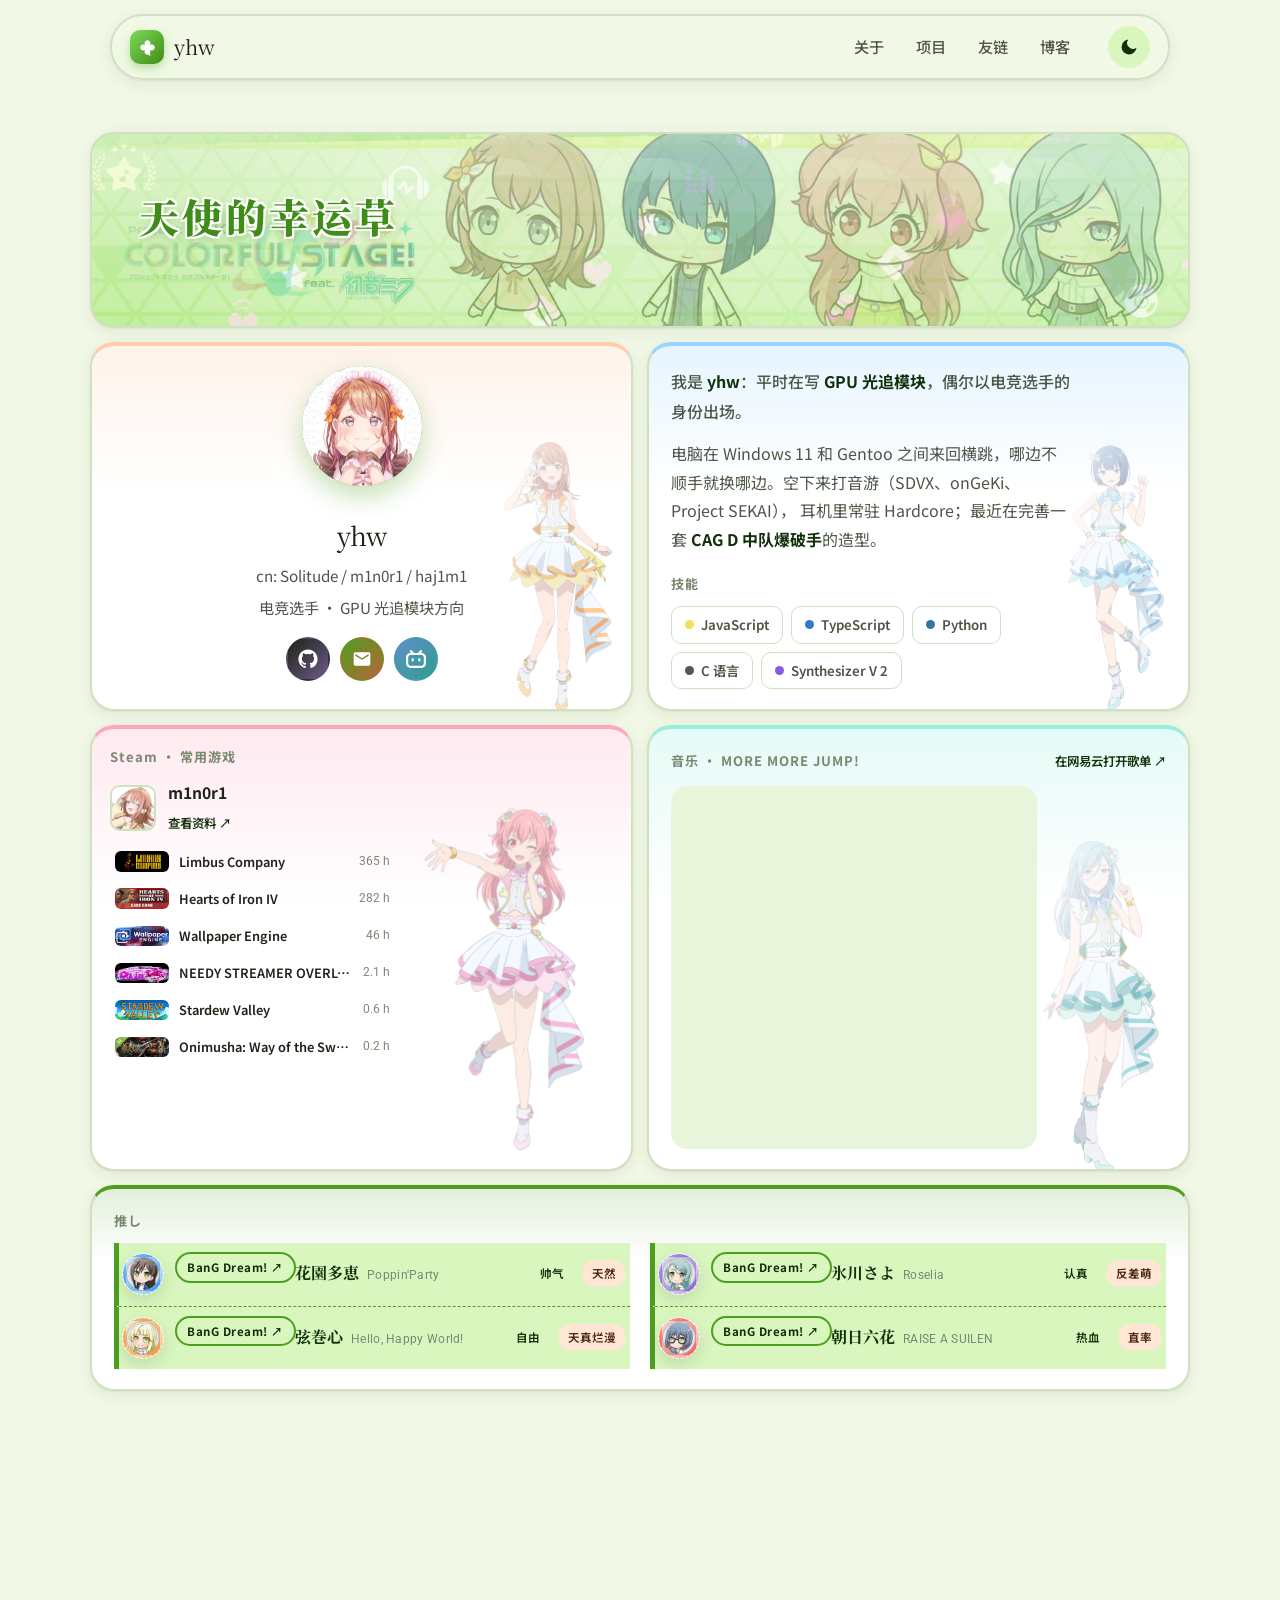
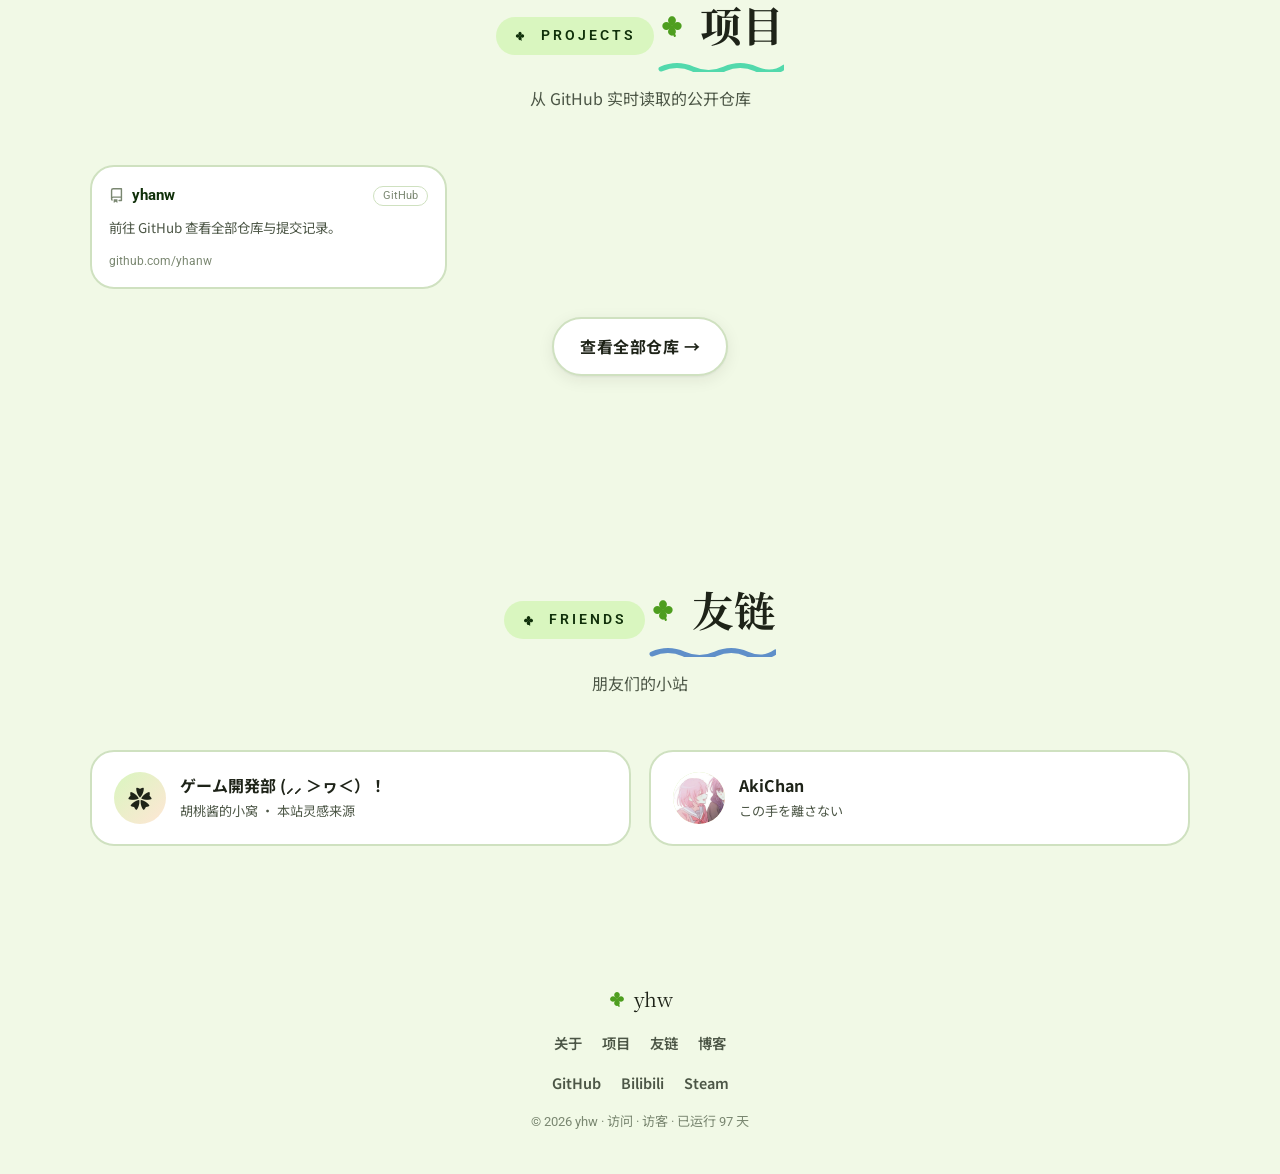
<file: index.html>
<!DOCTYPE html>
<html lang="zh-CN">
<head>
  <meta charset="UTF-8">
  <meta name="viewport" content="width=device-width, initial-scale=1.0">
  <title>yhw · 天使的幸运草</title>
  <meta name="description" content="yhw 的个人主页：电竞选手 · GPU 光追模块方向。">
  <meta property="og:title" content="yhw · 天使的幸运草">
  <meta property="og:description" content="电竞选手 · GPU 光追模块方向">
  <meta property="og:type" content="website">
  <meta property="og:url" content="https://yhanw.github.io/">
  <meta property="og:image" content="https://yhanw.github.io/assets/img/og.png">
  <link rel="apple-touch-icon" href="assets/img/apple-touch-icon.png">
  <link rel="icon" type="image/png" href="assets/img/favicon.png">
  <link rel="preconnect" href="https://fonts.googleapis.com">
  <link rel="preconnect" href="https://fonts.gstatic.com" crossorigin>
  <link href="https://fonts.googleapis.com/css2?family=Noto+Sans+SC:wght@400;500;700&family=Noto+Serif+SC:wght@600;700;900&family=Roboto:wght@400;500;700&display=swap" rel="stylesheet">
  <script>try{var t=localStorage.getItem('theme');if(!t)t=matchMedia('(prefers-color-scheme: dark)').matches?'dark':'light';if(t==='dark')document.documentElement.classList.add('dark');}catch(e){}</script>
  <meta name="theme-color" content="#F1F9E6">
  <link rel="stylesheet" href="css/style.css">
  <noscript><style>.reveal { opacity: 1; transform: none; } .skill-bar-fill, .attr-fill { width: var(--w, 0); } .gauge .arc { stroke-dashoffset: var(--off, 11.3); }</style></noscript>
</head>
<body>
  <a class="skip-link" href="#main">跳到主要内容</a>

  <!-- ============ 导航 ============ -->
  <header class="nav">
    <div class="nav-inner">
      <a class="nav-brand" href="#about" aria-label="yhw 首页">
        <span class="brand-mark" aria-hidden="true"><i class="clover-ico"></i></span>
        <span>yhw</span>
      </a>
      <nav class="nav-links" aria-label="主导航">
        <a href="#about">关于</a>
        <a href="#projects">项目</a>
        <a href="#friends">友链</a>
        <a href="blog/index.html">博客</a>
      </nav>
      <button class="theme-toggle" id="theme-toggle" aria-label="切换明暗模式" title="切换明暗模式">
        <svg class="icon-moon" viewBox="0 0 24 24" fill="currentColor" aria-hidden="true"><path d="M21 12.8A9 9 0 1 1 11.2 3a7 7 0 0 0 9.8 9.8z"/></svg>
        <svg class="icon-sun" viewBox="0 0 24 24" fill="currentColor" aria-hidden="true"><circle cx="12" cy="12" r="4.2"/><path d="M12 2v2.2M12 19.8V22M4.9 4.9l1.6 1.6M17.5 17.5l1.6 1.6M2 12h2.2M19.8 12H22M4.9 19.1l1.6-1.6M17.5 6.5l1.6-1.6"/></svg>
      </button>
      <button class="nav-burger" aria-label="打开菜单" aria-expanded="false">
        <span></span><span></span><span></span>
      </button>
    </div>
  </header>

  <main id="main">
    <!-- ============ 关于我 ============ -->
    <section class="section-block" id="about">
      <div class="container">
        <!-- ✏️ 开头：天使的幸运草（艺术字在左，MMJ 四人团照做透明蒙版在右，互不遮挡） -->
        <div class="site-open reveal">
          <h1 class="site-open-title" data-text="天使的幸运草">天使的幸运草</h1>
        </div>

        <div class="about-bento reveal">
            <div class="about-card about-avatar mmj-minori">
              <!-- ✏️ 可替换为你的照片 -->
              <div class="avatar-y" aria-hidden="true">y<img src="assets/img/avatar.png" alt="yhw 的头像" loading="lazy" onerror="this.remove()"></div>
              <div class="about-name">yhw</div>
              <div class="about-tagline">cn: Solitude / m1n0r1 / haj1m1</div>
              <div class="about-tagline">电竞选手 · GPU 光追模块方向</div>
              <div class="about-social">
                <a class="social-btn gh" href="https://github.com/yhanw" target="_blank" rel="noopener" aria-label="GitHub" title="GitHub">
                  <svg viewBox="0 0 24 24" width="20" height="20" fill="currentColor" aria-hidden="true"><path d="M12 .5C5.65.5.5 5.65.5 12c0 5.08 3.29 9.39 7.86 10.91.58.11.79-.25.79-.55v-2.17c-3.2.7-3.87-1.36-3.87-1.36-.52-1.33-1.28-1.68-1.28-1.68-1.04-.71.08-.7.08-.7 1.15.08 1.76 1.18 1.76 1.18 1.03 1.76 2.7 1.25 3.36.96.1-.75.4-1.25.72-1.54-2.55-.29-5.23-1.28-5.23-5.68 0-1.26.45-2.28 1.18-3.09-.12-.29-.51-1.46.11-3.05 0 0 .96-.31 3.15 1.18a10.9 10.9 0 0 1 5.74 0c2.19-1.49 3.15-1.18 3.15-1.18.62 1.59.23 2.76.11 3.05.74.81 1.18 1.83 1.18 3.09 0 4.41-2.69 5.38-5.25 5.67.41.35.77 1.05.77 2.12v3.14c0 .3.21.66.8.55A11.51 11.51 0 0 0 23.5 12C23.5 5.65 18.35.5 12 .5Z"/></svg>
                </a>
                <a class="social-btn mail" href="mailto:hanasato_minori@sina.com" aria-label="邮箱" title="hanasato_minori@sina.com">
                  <svg viewBox="0 0 24 24" width="20" height="20" fill="currentColor" aria-hidden="true"><path d="M20 4H4a2 2 0 0 0-2 2v12a2 2 0 0 0 2 2h16a2 2 0 0 0 2-2V6a2 2 0 0 0-2-2Zm0 4-8 5-8-5V6l8 5 8-5v2Z"/></svg>
                </a>
                <a class="social-btn bl" href="https://space.bilibili.com/1573860622" target="_blank" rel="noopener" aria-label="Bilibili" title="Bilibili">
                  <svg viewBox="0 0 24 24" width="20" height="20" fill="currentColor" aria-hidden="true"><path d="M17.813 4.653h.854c1.51.054 2.769.578 3.773 1.574 1.004.995 1.524 2.249 1.56 3.76v7.36c-.036 1.51-.556 2.769-1.56 3.773s-2.262 1.524-3.773 1.56H5.333c-1.51-.036-2.769-.556-3.773-1.56S.036 18.858 0 17.347v-7.36c.036-1.511.556-2.765 1.56-3.76 1.004-.996 2.262-1.52 3.773-1.574h.774l-1.174-1.12a1.234 1.234 0 0 1-.373-.906c0-.356.124-.658.373-.907l.027-.027c.267-.249.573-.373.92-.373.347 0 .653.124.92.373L9.653 4.44c.071.071.134.142.187.213h4.267a.836.836 0 0 1 .16-.213l2.853-2.747c.267-.249.573-.373.92-.373.347 0 .662.151.929.4.267.249.391.551.391.907 0 .355-.124.657-.373.906zM5.333 7.24c-.746.018-1.373.276-1.88.773-.506.498-.769 1.13-.786 1.894v7.52c.017.764.28 1.395.786 1.893.507.498 1.134.756 1.88.773h13.334c.746-.017 1.373-.275 1.88-.773.506-.498.769-1.129.786-1.893v-7.52c-.017-.765-.28-1.396-.786-1.894-.507-.497-1.134-.755-1.88-.773zM8 11.107c.373 0 .684.124.933.373.25.249.383.569.4.96v1.173c-.017.391-.15.711-.4.96-.249.25-.56.374-.933.374s-.684-.125-.933-.374c-.25-.249-.383-.569-.4-.96V12.44c0-.373.129-.689.386-.947.258-.257.574-.386.947-.386zm8 0c.373 0 .684.124.933.373.25.249.383.569.4.96v1.173c-.017.391-.15.711-.4.96-.249.25-.56.374-.933.374s-.684-.125-.933-.374c-.25-.249-.383-.569-.4-.96V12.44c.017-.391.15-.711.4-.96.249-.249.56-.373.933-.373Z"/></svg>
                </a>
              </div>
            </div>
            <div class="about-card about-body mmj-haruka">
              <p class="about-lead">
                我是 <span class="hl">yhw</span>：平时在写 <span class="hl">GPU 光追模块</span>，偶尔以电竞选手的身份出场。
              </p>
              <p>
                电脑在 Windows 11 和 Gentoo 之间来回横跳，哪边不顺手就换哪边。空下来打音游（SDVX、onGeKi、Project SEKAI），
                耳机里常驻 Hardcore；最近在完善一套 <span class="hl">CAG D 中队爆破手</span>的造型。
              </p>
            <div class="about-label">技能</div>
            <div class="skill-tiles" id="skills">
                <span class="skill-tile"><i class="dot" style="background:#f1e05a"></i>JavaScript</span>
                <span class="skill-tile"><i class="dot" style="background:#3178c6"></i>TypeScript</span>
                <span class="skill-tile"><i class="dot" style="background:#3572A5"></i>Python</span>
                <span class="skill-tile"><i class="dot" style="background:#555555"></i>C 语言</span>
                <span class="skill-tile"><i class="dot" style="background:#8A5BE1"></i>Synthesizer V 2</span>
            </div>
            </div>

          <div class="steam-card about-card">
          <div class="steam-main">
              <!-- ✏️ Steam 资料（公开个人资料快照） -->
              <div class="about-label">Steam · 常用游戏</div>
              <div class="steam-head">
                <img class="steam-avatar" src="assets/img/steam-avatar.jpg" alt="Steam 头像" loading="lazy" onerror="this.remove()">
                <div class="steam-meta">
                  <b>m1n0r1</b>
                  <a href="https://steamcommunity.com/id/Hanasato_Minor1/" target="_blank" rel="noopener">查看资料 ↗</a>
                </div>
              </div>
              <div class="steam-games">
                <a class="steam-game" href="https://steamcommunity.com/app/1973530" target="_blank" rel="noopener">
                  <img src="assets/img/steam/1973530.jpg" alt="Limbus Company" loading="lazy">
                  <span class="sg-name" title="Limbus Company">Limbus Company</span>
                  <span class="sg-hours">365 h</span>
                </a>
                <a class="steam-game" href="https://steamcommunity.com/app/394360" target="_blank" rel="noopener">
                  <img src="assets/img/steam/394360.jpg" alt="Hearts of Iron IV" loading="lazy">
                  <span class="sg-name" title="Hearts of Iron IV">Hearts of Iron IV</span>
                  <span class="sg-hours">282 h</span>
                </a>
                <a class="steam-game" href="https://steamcommunity.com/app/431960" target="_blank" rel="noopener">
                  <img src="assets/img/steam/431960.jpg" alt="Wallpaper Engine" loading="lazy">
                  <span class="sg-name" title="Wallpaper Engine">Wallpaper Engine</span>
                  <span class="sg-hours">46 h</span>
                </a>
                <a class="steam-game" href="https://steamcommunity.com/app/1451940" target="_blank" rel="noopener">
                  <img src="assets/img/steam/1451940.jpg" alt="NEEDY STREAMER OVERLOAD" loading="lazy">
                  <span class="sg-name" title="NEEDY STREAMER OVERLOAD">NEEDY STREAMER OVERLOAD</span>
                  <span class="sg-hours">2.1 h</span>
                </a>
                <a class="steam-game" href="https://steamcommunity.com/app/413150" target="_blank" rel="noopener">
                  <img src="assets/img/steam/413150.jpg" alt="Stardew Valley" loading="lazy">
                  <span class="sg-name" title="Stardew Valley">Stardew Valley</span>
                  <span class="sg-hours">0.6 h</span>
                </a>
                <a class="steam-game" href="https://steamcommunity.com/app/3974650" target="_blank" rel="noopener">
                  <img src="assets/img/steam/3974650.jpg" alt="Onimusha: Way of the Sword DEMO" loading="lazy">
                  <span class="sg-name" title="Onimusha: Way of the Sword DEMO">Onimusha: Way of the Sword DEMO</span>
                  <span class="sg-hours">0.2 h</span>
                </a>
              </div>
          </div>
          <div class="steam-art"><img src="assets/img/mmj/airi.png" alt="桃井愛莉" loading="lazy" onerror="this.remove()"></div>
        </div>
          <!-- ✏️ 网易云音乐外链播放器：替换 id 即可换歌单/歌曲（type=0 歌单，type=2 单曲） -->
          <div class="about-card about-music mmj-shizuku">
            <div class="music-head">
              <div class="about-label">音乐 · MORE MORE JUMP!</div>
              <a class="music-open" href="https://music.163.com/#/playlist?id=17830477544" target="_blank" rel="noopener">在网易云打开歌单 ↗</a>
            </div>
            <div class="music-player">
              <iframe id="music-frame" title="网易云音乐播放器" frameborder="no" loading="lazy"
                      src="https://music.163.com/outchain/player?type=0&id=17830477544&auto=0&height=550"></iframe>
            </div>
          </div>
          <div class="about-card about-oshi" id="oshi">
            <div class="about-label">推し</div>
            <div class="oshi-list">
                      <!-- ✏️ 推し列表 -->
                      <div class="oshi-row ip-bd reveal">
                        <span class="oshi-avatar oa-tae">🐱<img src="assets/img/oshi/tae.png" alt="花園多恵" loading="lazy" onerror="this.remove()"></span>
                        <div class="oshi-info">
                          <a class="oshi-ip ip-bd" href="https://zh.moegirl.org.cn/BanG_Dream!" target="_blank" rel="noopener" title="萌娘百科：BanG Dream!">BanG Dream! ↗</a>
                          <h3 class="oshi-name">花園多恵 <span class="oshi-sub font-latin">Poppin'Party</span></h3>
                        </div>
                        <div class="oshi-tags"><span>帅气</span><span>天然</span></div>
                        <div class="oshi-tip" role="tooltip">
                          <div class="tip-head">萌娘百科</div>
                          <div class="tip-name">花園多恵 <span class="font-latin">Hanazono Tae</span></div>
                          <p class="tip-desc">Poppin'Party 的吉他手，天然又我行我素，超级喜欢猫咪，自称「爱猫人士」。</p>
                          <a class="tip-link" href="https://zh.moegirl.org.cn/花园多惠" target="_blank" rel="noopener">萌娘百科 ↗</a>
                        </div>
                      </div>
            
                      <div class="oshi-row ip-bd reveal">
                        <span class="oshi-avatar oa-sayo">🌹<img src="assets/img/oshi/sayo.png" alt="氷川さよ" loading="lazy" onerror="this.remove()"></span>
                        <div class="oshi-info">
                          <a class="oshi-ip ip-bd" href="https://zh.moegirl.org.cn/BanG_Dream!" target="_blank" rel="noopener" title="萌娘百科：BanG Dream!">BanG Dream! ↗</a>
                          <h3 class="oshi-name">氷川さよ <span class="oshi-sub font-latin">Roselia</span></h3>
                        </div>
                        <div class="oshi-tags"><span>认真</span><span>反差萌</span></div>
                        <div class="oshi-tip" role="tooltip">
                          <div class="tip-head">萌娘百科</div>
                          <div class="tip-name">氷川さよ <span class="font-latin">Hikawa Sayo</span></div>
                          <p class="tip-desc">Roselia 的吉他手，认真严谨的努力型天才，其实非常在意妹妹日菜。</p>
                          <a class="tip-link" href="https://zh.moegirl.org.cn/冰川纱夜" target="_blank" rel="noopener">萌娘百科 ↗</a>
                        </div>
                      </div>
            
                      <div class="oshi-row ip-bd reveal">
                        <span class="oshi-avatar oa-kokoro">🎪<img src="assets/img/oshi/kokoro.png" alt="弦巻心" loading="lazy" onerror="this.remove()"></span>
                        <div class="oshi-info">
                          <a class="oshi-ip ip-bd" href="https://zh.moegirl.org.cn/BanG_Dream!" target="_blank" rel="noopener" title="萌娘百科：BanG Dream!">BanG Dream! ↗</a>
                          <h3 class="oshi-name">弦巻心 <span class="oshi-sub font-latin">Hello, Happy World!</span></h3>
                        </div>
                        <div class="oshi-tags"><span>自由</span><span>天真烂漫</span></div>
                        <div class="oshi-tip" role="tooltip">
                          <div class="tip-head">萌娘百科</div>
                          <div class="tip-name">弦巻心 <span class="font-latin">Tsurumaki Kokoro</span></div>
                          <p class="tip-desc">Hello, Happy World! 的主唱，天真烂漫的富家大小姐，目标是让世界充满笑容。</p>
                          <a class="tip-link" href="https://zh.moegirl.org.cn/弦卷心" target="_blank" rel="noopener">萌娘百科 ↗</a>
                        </div>
                      </div>
            
                      <div class="oshi-row ip-bd reveal">
                        <span class="oshi-avatar oa-rokka">🎸<img src="assets/img/oshi/rokka.png" alt="朝日六花" loading="lazy" onerror="this.remove()"></span>
                        <div class="oshi-info">
                          <a class="oshi-ip ip-bd" href="https://zh.moegirl.org.cn/BanG_Dream!" target="_blank" rel="noopener" title="萌娘百科：BanG Dream!">BanG Dream! ↗</a>
                          <h3 class="oshi-name">朝日六花 <span class="oshi-sub font-latin">RAISE A SUILEN</span></h3>
                        </div>
                        <div class="oshi-tags"><span>热血</span><span>直率</span></div>
                        <div class="oshi-tip" role="tooltip">
                          <div class="tip-head">萌娘百科</div>
                          <div class="tip-name">朝日六花 <span class="font-latin">Asahi Rokka</span></div>
                          <p class="tip-desc">RAISE A SUILEN 的吉他手，热血直率。</p>
                          <a class="tip-link" href="https://zh.moegirl.org.cn/朝日六花" target="_blank" rel="noopener">萌娘百科 ↗</a>
                        </div>
                      </div>
                    </div>
          </div>
        </div>
      </div>
    </section>


    <!-- ============ 项目 ============ -->
    <section class="section-block" id="projects">
      <div class="container">
        <div class="section-head reveal">
          <span class="eyebrow">PROJECTS</span>
          <h2 class="section-title">项目
            <svg viewBox="0 0 120 12" preserveAspectRatio="none" aria-hidden="true"><path d="M3 9 Q 18 2 33 9 T 63 9 T 93 9 T 120 7" fill="none" stroke="#52D9AC" stroke-width="5" stroke-linecap="round"/></svg>
          </h2>
          <p class="section-sub">从 GitHub 实时读取的公开仓库</p>
        </div>

        <!-- ✏️ 项目：GitHub Overview 风格小卡片（自动读取仓库） -->
        <div class="repo-grid reveal" id="repo-grid">
          <div class="repo-empty">正在读取 GitHub 仓库…</div>
        </div>
        <div class="projects-more reveal">
          <a class="btn btn-ghost" href="https://github.com/yhanw?tab=repositories" target="_blank" rel="noopener">查看全部仓库 →</a>
        </div>
      </div>
    </section>




  </main>

    <!-- ============ 友链 ============ -->
    <section class="section-block" id="friends">
      <div class="container">
        <div class="section-head reveal">
          <span class="eyebrow">FRIENDS</span>
          <h2 class="section-title">友链
            <svg viewBox="0 0 120 12" preserveAspectRatio="none" aria-hidden="true"><path d="M3 9 Q 18 2 33 9 T 63 9 T 93 9 T 120 7" fill="none" stroke="#5F8FC9" stroke-width="5" stroke-linecap="round"/></svg>
          </h2>
          <p class="section-sub">朋友们的小站</p>
        </div>

        <div class="friends-grid">
          <!-- ✏️ 友链：可继续添加 -->
          <a class="friend-card reveal" href="https://kirari.fun" target="_blank" rel="noopener" title="kirari.fun">
            <span class="friend-avatar">✿</span>
            <div><b>ゲーム開発部 (⸝⸝ ＞ヮ＜） ！</b><p>胡桃酱的小窝 · 本站灵感来源</p></div>
          </a>
          <a class="friend-card reveal" href="https://akich.io" target="_blank" rel="noopener" title="akich.io">
            <span class="friend-avatar"><img src="assets/img/friends/akich.webp" alt="AkiChan 的头像" loading="lazy" onerror="this.remove()"></span>
            <div><b>AkiChan</b><p>この手を離さない</p></div>
          </a>
        </div>
      </div>
    </section>
  <!-- ============ 页脚 ============ -->
  <footer class="footer">
    <div class="footer-brand font-display">yhw</div>
    <nav class="footer-links" aria-label="页脚导航">
      <a href="#about">关于</a>
      <a href="#projects">项目</a>
      <a href="#friends">友链</a>
      <a href="blog/index.html">博客</a>
    </nav>
    <div class="footer-social">
      <a href="https://github.com/yhanw" target="_blank" rel="noopener">GitHub</a>
      <a href="https://space.bilibili.com/1573860622" target="_blank" rel="noopener">Bilibili</a>
      <a href="https://steamcommunity.com/id/Hanasato_Minor1/" target="_blank" rel="noopener">Steam</a>
    </div>
    <p class="footer-copy">
      © <span data-year>2025</span> yhw <span class="bz-wrap">· 访问 <span id="busuanzi_value_site_pv"></span> · 访客 <span id="busuanzi_value_site_uv"></span></span> · 已运行 <span id="site-days"></span> 天
    </p>
  </footer>

  <button class="to-top" aria-label="返回顶部">↑</button>

  <script async src="https://busuanzi.ibruce.info/busuanzi/2.3/busuanzi.pure.mini.js"></script>
  <script src="js/main.js"></script>
</body>
</html>
</file>
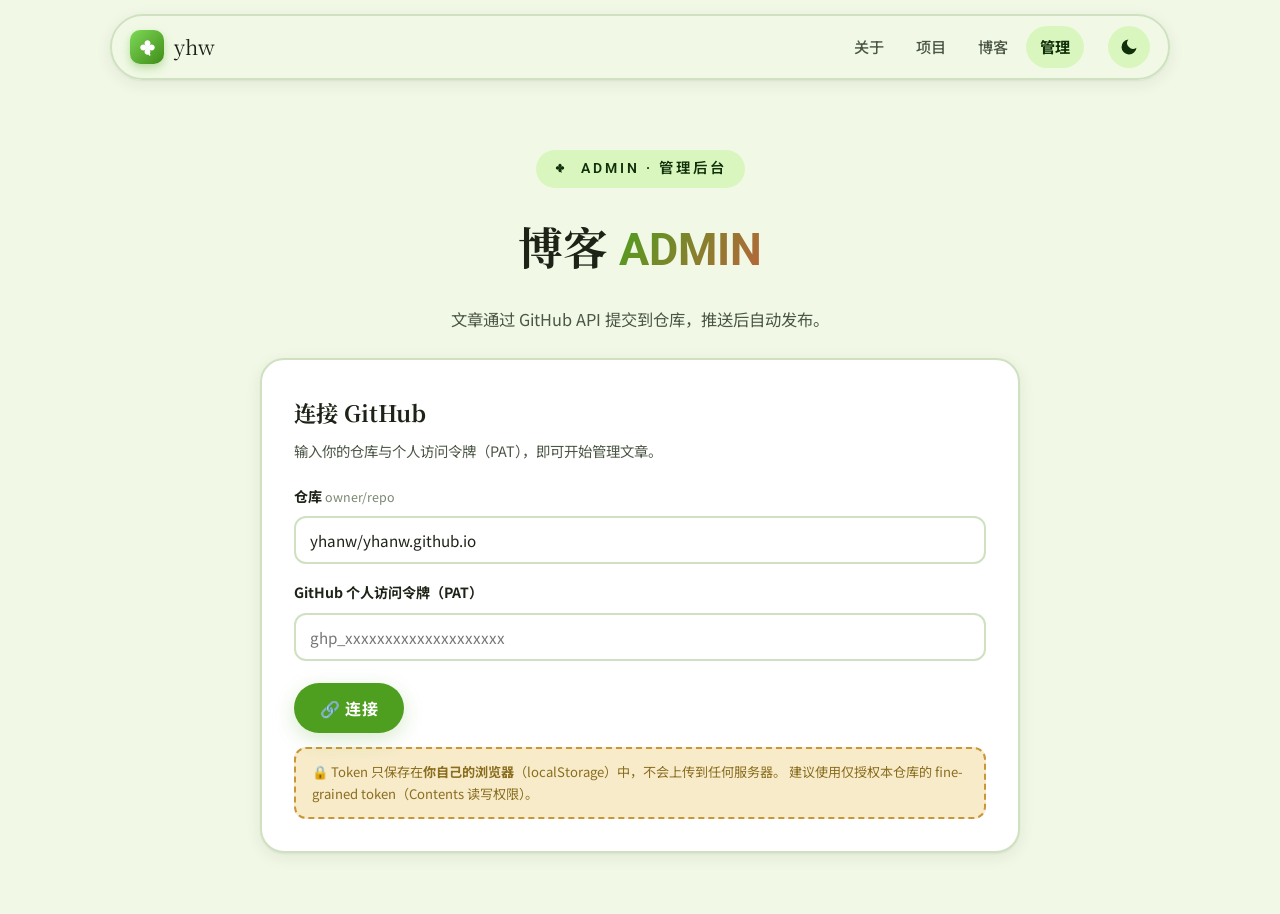
<file: admin/index.html>
<!DOCTYPE html>
<html lang="zh-CN">
<head>
  <meta charset="UTF-8">
  <meta name="viewport" content="width=device-width, initial-scale=1.0">
  <title>管理后台 · 天使的幸运草</title>
  <meta name="robots" content="noindex, nofollow">
  <link rel="apple-touch-icon" href="../assets/img/apple-touch-icon.png">
  <link rel="icon" type="image/png" href="../assets/img/favicon.png">
  <link rel="preconnect" href="https://fonts.googleapis.com">
  <link rel="preconnect" href="https://fonts.gstatic.com" crossorigin>
  <link href="https://fonts.googleapis.com/css2?family=Noto+Sans+SC:wght@400;500;700&family=Noto+Serif+SC:wght@600;700;900&family=Roboto:wght@400;500;700&display=swap" rel="stylesheet">
  <script>try{var t=localStorage.getItem('theme');if(!t)t=matchMedia('(prefers-color-scheme: dark)').matches?'dark':'light';if(t==='dark')document.documentElement.classList.add('dark');}catch(e){}</script>
  <meta name="theme-color" content="#F1F9E6">
  <link rel="stylesheet" href="../css/style.css">
</head>
<body>
  <a class="skip-link" href="#main">跳到主要内容</a>

  <!-- ============ 导航 ============ -->
  <header class="nav">
    <div class="nav-inner">
      <a class="nav-brand" href="../index.html#about" aria-label="返回 yhw 首页">
        <span class="brand-mark" aria-hidden="true"><i class="clover-ico"></i></span>
        <span>yhw</span>
      </a>
      <nav class="nav-links" aria-label="主导航">
        <a href="../index.html#about">关于</a>
        <a href="../index.html#projects">项目</a>
        <a href="../blog/index.html">博客</a>
        <a class="is-active" href="index.html">管理</a>
      </nav>
      <button class="theme-toggle" id="theme-toggle" aria-label="切换明暗模式" title="切换明暗模式">
        <svg class="icon-moon" viewBox="0 0 24 24" fill="currentColor" aria-hidden="true"><path d="M21 12.8A9 9 0 1 1 11.2 3a7 7 0 0 0 9.8 9.8z"/></svg>
        <svg class="icon-sun" viewBox="0 0 24 24" fill="currentColor" aria-hidden="true"><circle cx="12" cy="12" r="4.2"/><path d="M12 2v2.2M12 19.8V22M4.9 4.9l1.6 1.6M17.5 17.5l1.6 1.6M2 12h2.2M19.8 12H22M4.9 19.1l1.6-1.6M17.5 6.5l1.6-1.6"/></svg>
      </button>
      <button class="nav-burger" aria-label="打开菜单" aria-expanded="false">
        <span></span><span></span><span></span>
      </button>
    </div>
  </header>

  <main id="main">
    <div class="container">
      <div class="page-hero" style="padding-bottom:24px">
        <span class="eyebrow">Admin · 管理后台</span>
        <h1 class="page-title" style="font-size:clamp(2rem,5vw,2.8rem)">博客 <span class="grad font-latin">ADMIN</span></h1>
        <p class="page-sub">文章通过 GitHub API 提交到仓库，推送后自动发布。</p>
      </div>

      <div class="admin-wrap">
        <!-- ============ 登录 ============ -->
        <section class="admin-card" id="view-login">
          <h2>连接 GitHub</h2>
          <p class="sub">输入你的仓库与个人访问令牌（PAT），即可开始管理文章。</p>
          <div class="admin-error" id="login-error"></div>
          <div class="field">
            <label for="f-repo">仓库 <span class="hint">owner/repo</span></label>
            <input class="input" id="f-repo" placeholder="yhanw/yhanw.github.io" autocomplete="off">
          </div>
          <div class="field">
            <label for="f-token">GitHub 个人访问令牌（PAT）</label>
            <input class="input" id="f-token" type="password" placeholder="ghp_xxxxxxxxxxxxxxxxxxxx" autocomplete="off">
          </div>
          <div class="admin-actions">
            <button class="btn btn-primary" id="btn-connect">🔗 连接</button>
          </div>
          <div class="token-note">
            🔒 Token 只保存在<strong>你自己的浏览器</strong>（localStorage）中，不会上传到任何服务器。
            建议使用仅授权本仓库的 fine-grained token（Contents 读写权限）。
          </div>
        </section>

        <!-- ============ 文章列表 ============ -->
        <section class="admin-card" id="view-main" style="display:none">
          <div style="display:flex;justify-content:space-between;align-items:center;flex-wrap:wrap;gap:10px">
            <div>
              <h2>文章管理</h2>
              <p class="sub" id="repo-label" style="margin-bottom:0"></p>
            </div>
            <div class="admin-actions" style="margin-top:0">
              <button class="btn btn-primary" id="btn-new">✍️ 写新文章</button>
              <button class="btn btn-ghost" id="btn-logout">退出</button>
            </div>
          </div>
          <div class="admin-error" id="main-error"></div>
          <div class="admin-list" id="post-list">
            <div class="admin-loading">加载中…</div>
          </div>
        </section>

        <!-- ============ 编辑器 ============ -->
        <section class="admin-card" id="view-editor" style="display:none">
          <h2 id="editor-title">写新文章</h2>
          <p class="sub">正文支持 Markdown：标题、列表、引用、代码块、链接、图片等。</p>
          <div class="admin-error" id="edit-error"></div>
          <input type="hidden" id="f-orig-id">

          <div class="field-row">
            <div class="field">
              <label for="f-id">文章 ID（slug）<span class="hint">小写字母/数字/连字符</span></label>
              <input class="input" id="f-id" placeholder="my-first-post" autocomplete="off">
            </div>
            <div class="field">
              <label for="f-category">分类</label>
              <input class="input" id="f-category" placeholder="随笔 / 折腾 / 音游" autocomplete="off">
            </div>
          </div>

          <div class="field">
            <label for="f-title">标题</label>
            <input class="input" id="f-title" placeholder="文章的标题" autocomplete="off">
          </div>

          <div class="field-row">
            <div class="field">
              <label for="f-date">日期</label>
              <input class="input" id="f-date" type="date">
            </div>
            <div class="field">
              <label for="f-tags">标签 <span class="hint">用逗号分隔</span></label>
              <input class="input" id="f-tags" placeholder="博客, 日常" autocomplete="off">
            </div>
          </div>

          <div class="field">
            <label for="f-summary">摘要</label>
            <textarea class="textarea" id="f-summary" placeholder="列表页展示的一句话简介"></textarea>
          </div>

          <div class="field">
            <label for="f-body">正文（Markdown）</label>
            <textarea class="textarea textarea-lg" id="f-body" placeholder="# 标题&#10;&#10;正文内容…"></textarea>
          </div>

          <label class="check-row" style="margin-bottom:6px">
            <input type="checkbox" id="f-draft">
            存为草稿（不在博客页面展示）
          </label>

          <div class="editor-preview" id="preview"></div>

          <div class="admin-actions">
            <button class="btn btn-primary" id="btn-save">💾 保存并发布</button>
            <button class="btn btn-ghost" id="btn-preview">👁️ 预览</button>
            <button class="btn btn-ghost" id="btn-back">← 返回列表</button>
          </div>
        </section>
      </div>
    </div>
  </main>

  <div class="toast" id="toast" role="status"></div>

  <script src="../js/main.js"></script>
  <script src="../blog/blog.js"></script>
  <script src="admin.js"></script>
</body>
</html>
</file>
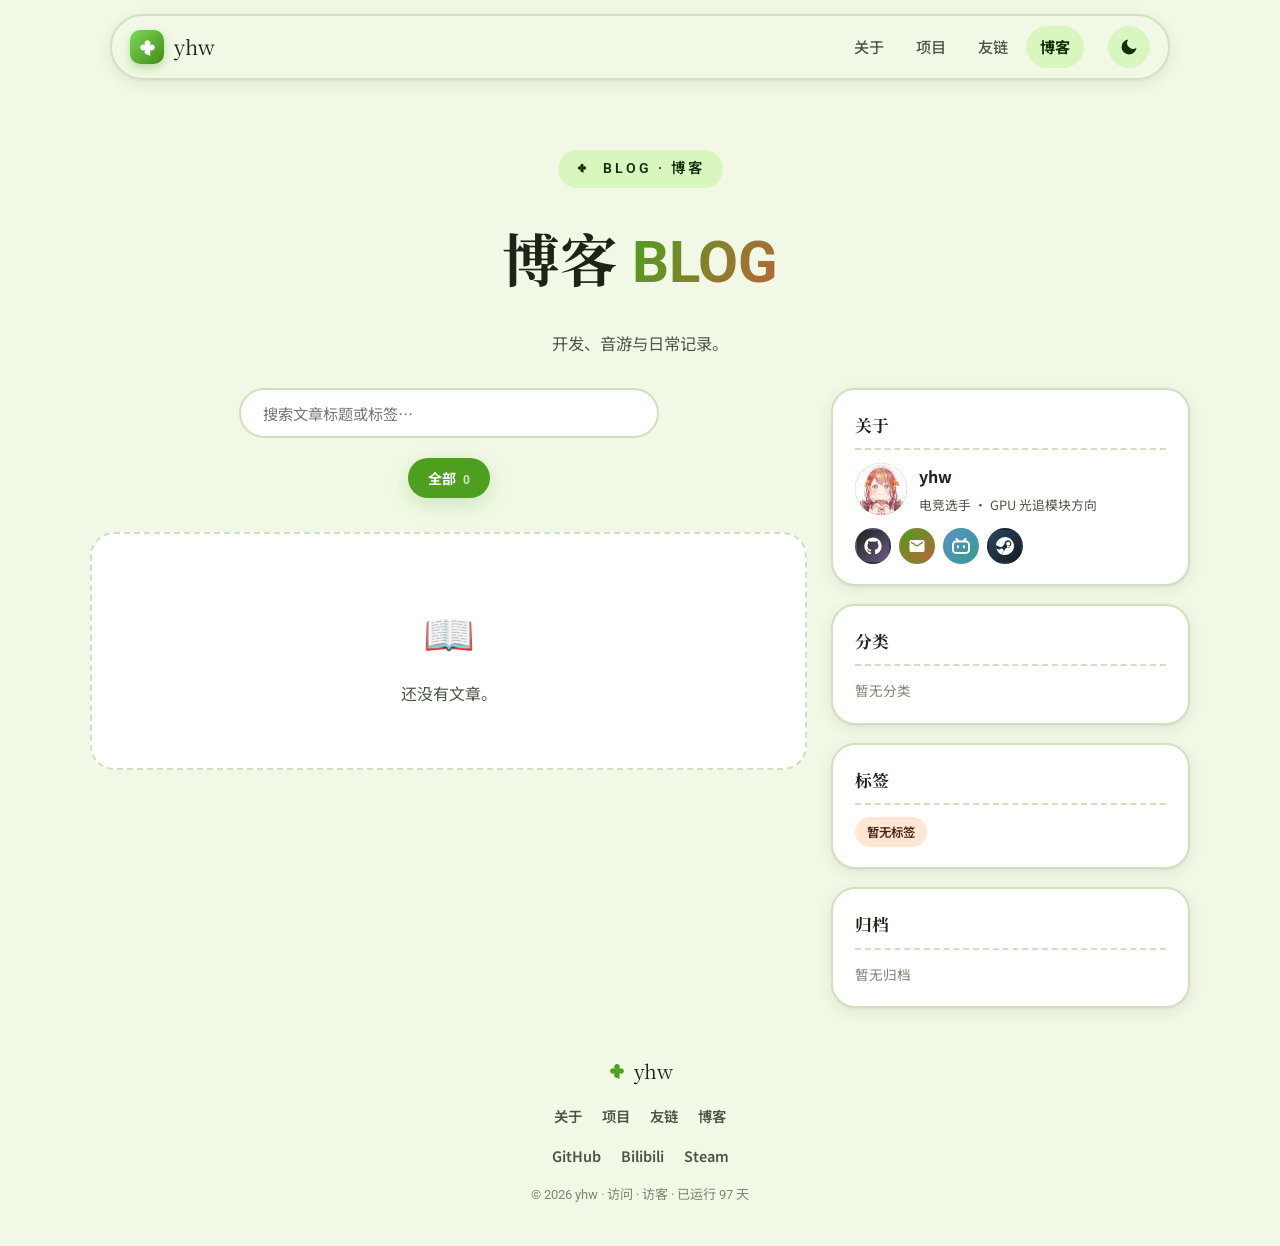
<file: blog/index.html>
<!DOCTYPE html>
<html lang="zh-CN">
<head>
  <meta charset="UTF-8">
  <meta name="viewport" content="width=device-width, initial-scale=1.0">
  <title>博客 · 天使的幸运草</title>
  <meta name="description" content="yhw 的博客：开发、音游与日常记录。">
  <link rel="alternate" type="application/rss+xml" title="yhw 的博客" href="feed.xml">
  <link rel="apple-touch-icon" href="../assets/img/apple-touch-icon.png">
  <link rel="icon" type="image/png" href="../assets/img/favicon.png">
  <link rel="preconnect" href="https://fonts.googleapis.com">
  <link rel="preconnect" href="https://fonts.gstatic.com" crossorigin>
  <link href="https://fonts.googleapis.com/css2?family=Noto+Sans+SC:wght@400;500;700&family=Noto+Serif+SC:wght@600;700;900&family=Roboto:wght@400;500;700&display=swap" rel="stylesheet">
  <script>try{var t=localStorage.getItem('theme');if(!t)t=matchMedia('(prefers-color-scheme: dark)').matches?'dark':'light';if(t==='dark')document.documentElement.classList.add('dark');}catch(e){}</script>
  <meta name="theme-color" content="#F1F9E6">
  <link rel="stylesheet" href="../css/style.css">
  <noscript><style>.reveal { opacity: 1; transform: none; }</style></noscript>
</head>
<body>
  <a class="skip-link" href="#main">跳到主要内容</a>

  <!-- ============ 导航 ============ -->
  <header class="nav">
    <div class="nav-inner">
      <a class="nav-brand" href="../index.html#about" aria-label="返回 yhw 首页">
        <span class="brand-mark" aria-hidden="true"><i class="clover-ico"></i></span>
        <span>yhw</span>
      </a>
      <nav class="nav-links" aria-label="主导航">
        <a href="../index.html#about">关于</a>
        <a href="../index.html#projects">项目</a>
        <a href="../index.html#friends">友链</a>
        <a class="is-active" href="index.html">博客</a>
      </nav>
      <button class="theme-toggle" id="theme-toggle" aria-label="切换明暗模式" title="切换明暗模式">
        <svg class="icon-moon" viewBox="0 0 24 24" fill="currentColor" aria-hidden="true"><path d="M21 12.8A9 9 0 1 1 11.2 3a7 7 0 0 0 9.8 9.8z"/></svg>
        <svg class="icon-sun" viewBox="0 0 24 24" fill="currentColor" aria-hidden="true"><circle cx="12" cy="12" r="4.2"/><path d="M12 2v2.2M12 19.8V22M4.9 4.9l1.6 1.6M17.5 17.5l1.6 1.6M2 12h2.2M19.8 12H22M4.9 19.1l1.6-1.6M17.5 6.5l1.6-1.6"/></svg>
      </button>
      <button class="nav-burger" aria-label="打开菜单" aria-expanded="false">
        <span></span><span></span><span></span>
      </button>
    </div>
  </header>

  <main id="main">
    <!-- ============ 页头 ============ -->
    <section class="page-hero">
      <div class="container">
        <span class="eyebrow">Blog · 博客</span>
        <h1 class="page-title">博客 <span class="grad font-latin">BLOG</span></h1>
        <p class="page-sub">开发、音游与日常记录。</p>
      </div>
    </section>

    <!-- ============ 内容区 ============ -->
    <div class="container">
      <div class="blog-layout">
        <div class="blog-main">
          <div class="blog-search reveal">
            <input class="input" id="blog-search" type="search" placeholder="搜索文章标题或标签…" aria-label="搜索文章">
          </div>
          <div class="cat-bar reveal" aria-label="文章分类筛选"></div>

          <div class="blog-grid reveal"></div>

          <div class="blog-empty reveal" style="display:none">
            <div class="big">📖</div>
            <p class="empty-msg"></p>
          </div>
        </div>

        <!-- ============ 侧边栏 ============ -->
        <aside class="blog-side">
          <div class="widget reveal">
            <div class="widget-title">关于</div>
            <div class="widget-about">
              <span class="widget-avatar" aria-hidden="true">y<img src="../assets/img/avatar.png" alt="yhw 的头像" loading="lazy" onerror="this.remove()"></span>
              <div>
                <b>yhw</b>
                <p>电竞选手 · GPU 光追模块方向</p>
              </div>
            </div>
            <div class="widget-social">
              <a class="social-btn gh" href="https://github.com/yhanw" target="_blank" rel="noopener" aria-label="GitHub" title="GitHub">
                <svg viewBox="0 0 24 24" width="18" height="18" fill="currentColor" aria-hidden="true"><path d="M12 .5C5.65.5.5 5.65.5 12c0 5.08 3.29 9.39 7.86 10.91.58.11.79-.25.79-.55v-2.17c-3.2.7-3.87-1.36-3.87-1.36-.52-1.33-1.28-1.68-1.28-1.68-1.04-.71.08-.7.08-.7 1.15.08 1.76 1.18 1.76 1.18 1.03 1.76 2.7 1.25 3.36.96.1-.75.4-1.25.72-1.54-2.55-.29-5.23-1.28-5.23-5.68 0-1.26.45-2.28 1.18-3.09-.12-.29-.51-1.46.11-3.05 0 0 .96-.31 3.15 1.18a10.9 10.9 0 0 1 5.74 0c2.19-1.49 3.15-1.18 3.15-1.18.62 1.59.23 2.76.11 3.05.74.81 1.18 1.83 1.18 3.09 0 4.41-2.69 5.38-5.25 5.67.41.35.77 1.05.77 2.12v3.14c0 .3.21.66.8.55A11.51 11.51 0 0 0 23.5 12C23.5 5.65 18.35.5 12 .5Z"/></svg>
              </a>
              <a class="social-btn mail" href="mailto:hanasato_minori@sina.com" aria-label="邮箱" title="hanasato_minori@sina.com">
                <svg viewBox="0 0 24 24" width="18" height="18" fill="currentColor" aria-hidden="true"><path d="M20 4H4a2 2 0 0 0-2 2v12a2 2 0 0 0 2 2h16a2 2 0 0 0 2-2V6a2 2 0 0 0-2-2Zm0 4-8 5-8-5V6l8 5 8-5v2Z"/></svg>
              </a>
              <a class="social-btn bl" href="https://space.bilibili.com/1573860622" target="_blank" rel="noopener" aria-label="Bilibili" title="Bilibili">
                <svg viewBox="0 0 24 24" width="18" height="18" fill="currentColor" aria-hidden="true"><path d="M17.813 4.653h.854c1.51.054 2.769.578 3.773 1.574 1.004.995 1.524 2.249 1.56 3.76v7.36c-.036 1.51-.556 2.769-1.56 3.773s-2.262 1.524-3.773 1.56H5.333c-1.51-.036-2.769-.556-3.773-1.56S.036 18.858 0 17.347v-7.36c.036-1.511.556-2.765 1.56-3.76 1.004-.996 2.262-1.52 3.773-1.574h.774l-1.174-1.12a1.234 1.234 0 0 1-.373-.906c0-.356.124-.658.373-.907l.027-.027c.267-.249.573-.373.92-.373.347 0 .653.124.92.373L9.653 4.44c.071.071.134.142.187.213h4.267a.836.836 0 0 1 .16-.213l2.853-2.747c.267-.249.573-.373.92-.373.347 0 .662.151.929.4.267.249.391.551.391.907 0 .355-.124.657-.373.906zM5.333 7.24c-.746.018-1.373.276-1.88.773-.506.498-.769 1.13-.786 1.894v7.52c.017.764.28 1.395.786 1.893.507.498 1.134.756 1.88.773h13.334c.746-.017 1.373-.275 1.88-.773.506-.498.769-1.129.786-1.893v-7.52c-.017-.765-.28-1.396-.786-1.894-.507-.497-1.134-.755-1.88-.773zM8 11.107c.373 0 .684.124.933.373.25.249.383.569.4.96v1.173c-.017.391-.15.711-.4.96-.249.25-.56.374-.933.374s-.684-.125-.933-.374c-.25-.249-.383-.569-.4-.96V12.44c0-.373.129-.689.386-.947.258-.257.574-.386.947-.386zm8 0c.373 0 .684.124.933.373.25.249.383.569.4.96v1.173c-.017.391-.15.711-.4.96-.249.25-.56.374-.933.374s-.684-.125-.933-.374c-.25-.249-.383-.569-.4-.96V12.44c.017-.391.15-.711.4-.96.249-.249.56-.373.933-.373Z"/></svg>
              </a>
              <a class="social-btn st" href="https://steamcommunity.com/id/Hanasato_Minor1/" target="_blank" rel="noopener" aria-label="Steam" title="Steam">
                <svg viewBox="0 0 24 24" width="18" height="18" fill="currentColor" aria-hidden="true"><path d="M11.979 0C5.678 0 .511 4.86.022 11.037l6.432 2.658c.545-.371 1.203-.59 1.912-.59.063 0 .125.004.188.006l2.861-4.142V8.91c0-2.495 2.028-4.524 4.524-4.524 2.494 0 4.524 2.031 4.524 4.527s-2.03 4.525-4.524 4.525h-.105l-4.076 2.911c0 .052.004.105.004.159 0 1.875-1.515 3.396-3.39 3.396-1.635 0-3.016-1.173-3.331-2.727L.436 15.27C1.862 20.307 6.486 24 11.979 24c6.627 0 12-5.373 12-12S18.605 0 11.979 0zM7.926 19.278c.9.42 1.53 1.26 1.53 2.25 0 .09-.006.18-.015.27-1.335-.12-2.37-1.245-2.37-2.595 0-.075.006-.15.015-.225.27.105.555.195.84.3zM16.35 11.73c1.485 0 2.685-1.2 2.685-2.685 0-1.485-1.2-2.685-2.685-2.685-1.485 0-2.685 1.2-2.685 2.685 0 1.485 1.2 2.685 2.685 2.685zm-9.075 3.675c-1.65 0-2.985 1.335-2.985 2.985 0 1.65 1.335 2.985 2.985 2.985s2.985-1.335 2.985-2.985-1.335-2.985-2.985-2.985zm9.075-1.125c-.862 0-1.56-.699-1.56-1.56s.698-1.56 1.56-1.56c.862 0 1.56.699 1.56 1.56s-.698 1.56-1.56 1.56zM7.926 17.67c-.84 0-1.53.69-1.53 1.53 0 .84.69 1.53 1.53 1.53s1.53-.69 1.53-1.53-.69-1.53-1.53-1.53z"/></svg>
              </a>
            </div>
          </div>

          <div class="widget reveal">
            <div class="widget-title">分类</div>
            <div class="widget-cats" id="widget-cats"></div>
          </div>

          <div class="widget reveal">
            <div class="widget-title">标签</div>
            <div class="widget-tags" id="widget-tags"></div>
          </div>

          <div class="widget reveal">
            <div class="widget-title">归档</div>
            <div class="widget-archives" id="widget-archives"></div>
          </div>
        </aside>
      </div>
    </div>
  </main>

  <!-- ============ 页脚 ============ -->
  <footer class="footer">
    <div class="footer-brand font-display">yhw</div>
    <nav class="footer-links" aria-label="页脚导航">
      <a href="../index.html#about">关于</a>
      <a href="../index.html#projects">项目</a>
      <a href="../index.html#friends">友链</a>
      <a href="index.html">博客</a>
    </nav>
    <div class="footer-social">
      <a href="https://github.com/yhanw" target="_blank" rel="noopener">GitHub</a>
      <a href="https://space.bilibili.com/1573860622" target="_blank" rel="noopener">Bilibili</a>
      <a href="https://steamcommunity.com/id/Hanasato_Minor1/" target="_blank" rel="noopener">Steam</a>
    </div>
    <p class="footer-copy">
      © <span data-year>2025</span> yhw <span class="bz-wrap">· 访问 <span id="busuanzi_value_site_pv"></span> · 访客 <span id="busuanzi_value_site_uv"></span></span> · 已运行 <span id="site-days"></span> 天
    </p>
  </footer>

  <button class="to-top" aria-label="返回顶部">↑</button>

  <script async src="https://busuanzi.ibruce.info/busuanzi/2.3/busuanzi.pure.mini.js"></script>
  <script src="../js/main.js"></script>
  <script src="blog.js"></script>
</body>
</html>
</file>
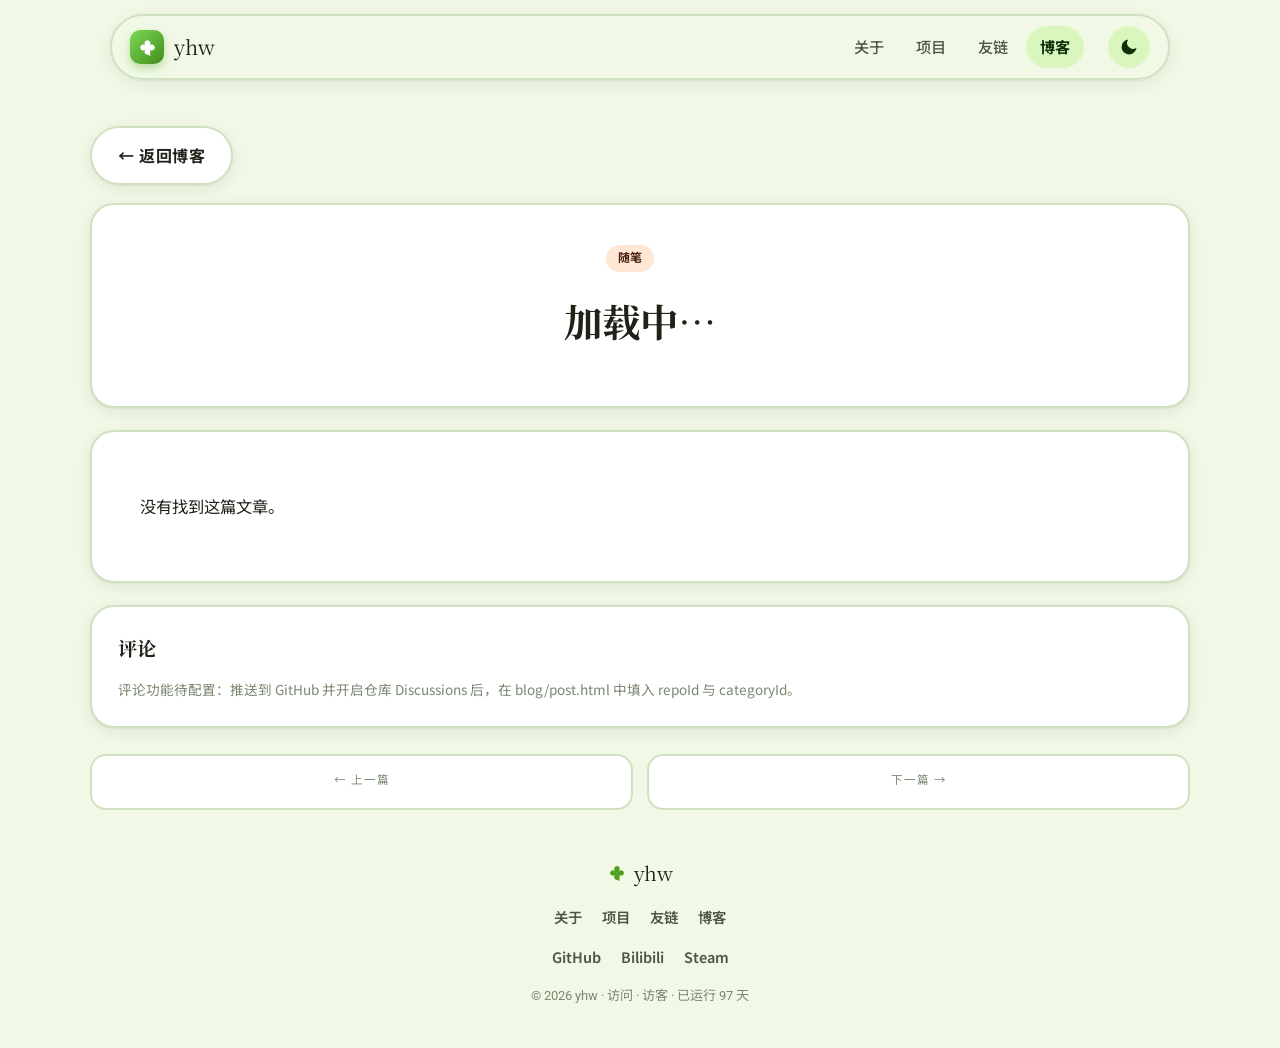
<file: blog/post.html>
<!DOCTYPE html>
<html lang="zh-CN">
<head>
  <meta charset="UTF-8">
  <meta name="viewport" content="width=device-width, initial-scale=1.0">
  <title>文章 · 天使的幸运草</title>
  <meta name="description" content="yhw 的博客文章。">
  <link rel="apple-touch-icon" href="../assets/img/apple-touch-icon.png">
  <link rel="icon" type="image/png" href="../assets/img/favicon.png">
  <link rel="preconnect" href="https://fonts.googleapis.com">
  <link rel="preconnect" href="https://fonts.gstatic.com" crossorigin>
  <link href="https://fonts.googleapis.com/css2?family=Noto+Sans+SC:wght@400;500;700&family=Noto+Serif+SC:wght@600;700;900&family=Roboto:wght@400;500;700&display=swap" rel="stylesheet">
  <script>try{var t=localStorage.getItem('theme');if(!t)t=matchMedia('(prefers-color-scheme: dark)').matches?'dark':'light';if(t==='dark')document.documentElement.classList.add('dark');}catch(e){}</script>
  <meta name="theme-color" content="#F1F9E6">
  <link rel="stylesheet" href="../css/style.css">
</head>
<body>
  <a class="skip-link" href="#main">跳到主要内容</a>

  <!-- ============ 导航 ============ -->
  <header class="nav">
    <div class="nav-inner">
      <a class="nav-brand" href="../index.html#about" aria-label="返回 yhw 首页">
        <span class="brand-mark" aria-hidden="true"><i class="clover-ico"></i></span>
        <span>yhw</span>
      </a>
      <nav class="nav-links" aria-label="主导航">
        <a href="../index.html#about">关于</a>
        <a href="../index.html#projects">项目</a>
        <a href="../index.html#friends">友链</a>
        <a class="is-active" href="index.html">博客</a>
      </nav>
      <button class="theme-toggle" id="theme-toggle" aria-label="切换明暗模式" title="切换明暗模式">
        <svg class="icon-moon" viewBox="0 0 24 24" fill="currentColor" aria-hidden="true"><path d="M21 12.8A9 9 0 1 1 11.2 3a7 7 0 0 0 9.8 9.8z"/></svg>
        <svg class="icon-sun" viewBox="0 0 24 24" fill="currentColor" aria-hidden="true"><circle cx="12" cy="12" r="4.2"/><path d="M12 2v2.2M12 19.8V22M4.9 4.9l1.6 1.6M17.5 17.5l1.6 1.6M2 12h2.2M19.8 12H22M4.9 19.1l1.6-1.6M17.5 6.5l1.6-1.6"/></svg>
      </button>
      <button class="nav-burger" aria-label="打开菜单" aria-expanded="false">
        <span></span><span></span><span></span>
      </button>
    </div>
  </header>

  <main id="main">
    <div class="container">
      <div style="padding-top:46px">
        <a class="btn btn-ghost" href="index.html" style="margin-bottom:18px">← 返回博客</a>
      </div>

      <!-- 文章头部 -->
      <article class="post-hero-card">
        <div class="post-meta" style="justify-content:center">
          <span class="post-cat post-hero-cat">随笔</span>
          <span class="post-hero-date font-latin"></span>
          <span class="post-hero-time font-latin"></span>
        </div>
        <h1 class="post-hero-title">加载中…</h1>
        <div class="post-hero-tags" style="display:flex;justify-content:center;gap:8px;flex-wrap:wrap"></div>
      </article>

      <!-- 目录 -->
      <div class="toc-card reveal" id="toc-box" style="display:none"></div>

      <!-- 文章正文 -->
      <article class="post-body" aria-live="polite"></article>

      <!-- 评论区（giscus） -->
      <section class="giscus-card" aria-labelledby="giscus-title">
        <h2 id="giscus-title" class="giscus-title">评论</h2>
        <div id="giscus-box">
          <p class="giscus-note">评论功能待配置：推送到 GitHub 并开启仓库 Discussions 后，在 blog/post.html 中填入 repoId 与 categoryId。</p>
        </div>
      </section>
      <script>
        var GISCUS = {
          repo: 'yhanw/yhanw.github.io',
          repoId: '',      /* ✏️ 填入仓库 ID（开启 Discussions 后获取） */
          category: 'Announcements',
          categoryId: '',  /* ✏️ 填入分类 ID */
          mapping: 'pathname'
        };
        if (GISCUS.repoId && GISCUS.categoryId) {
          var giscusBox = document.getElementById('giscus-box');
          giscusBox.innerHTML = '';
          var s = document.createElement('script');
          s.src = 'https://giscus.app/client.js';
          s.setAttribute('data-repo', GISCUS.repo);
          s.setAttribute('data-repo-id', GISCUS.repoId);
          s.setAttribute('data-category', GISCUS.category);
          s.setAttribute('data-category-id', GISCUS.categoryId);
          s.setAttribute('data-mapping', GISCUS.mapping);
          s.setAttribute('data-strict', '0');
          s.setAttribute('data-reactions-enabled', '1');
          s.setAttribute('data-emit-metadata', '0');
          s.setAttribute('data-input-position', 'bottom');
          s.setAttribute('data-theme', document.documentElement.classList.contains('dark') ? 'dark' : 'light');
          s.setAttribute('data-lang', 'zh-CN');
          s.setAttribute('crossorigin', 'anonymous');
          s.async = true;
          giscusBox.appendChild(s);
        }
      </script>

      <!-- 上一篇 / 下一篇 -->
      <nav class="post-nav" aria-label="文章导航">
        <a class="post-prev" href="#"><span class="label">← 上一篇</span><span class="nav-title"></span></a>
        <a class="post-next" href="#"><span class="label">下一篇 →</span><span class="nav-title"></span></a>
      </nav>
    </div>
  </main>

  <!-- ============ 页脚 ============ -->
  <footer class="footer">
    <div class="footer-brand font-display">yhw</div>
    <nav class="footer-links" aria-label="页脚导航">
      <a href="../index.html#about">关于</a>
      <a href="../index.html#projects">项目</a>
      <a href="../index.html#friends">友链</a>
      <a href="index.html">博客</a>
    </nav>
    <div class="footer-social">
      <a href="https://github.com/yhanw" target="_blank" rel="noopener">GitHub</a>
      <a href="https://space.bilibili.com/1573860622" target="_blank" rel="noopener">Bilibili</a>
      <a href="https://steamcommunity.com/id/Hanasato_Minor1/" target="_blank" rel="noopener">Steam</a>
    </div>
    <p class="footer-copy">
      © <span data-year>2025</span> yhw <span class="bz-wrap">· 访问 <span id="busuanzi_value_site_pv"></span> · 访客 <span id="busuanzi_value_site_uv"></span></span> · 已运行 <span id="site-days"></span> 天
    </p>
  </footer>

  <button class="to-top" aria-label="返回顶部">↑</button>

  <script async src="https://busuanzi.ibruce.info/busuanzi/2.3/busuanzi.pure.mini.js"></script>
  <script src="../js/main.js"></script>
  <script src="blog.js"></script>
</body>
</html>
</file>
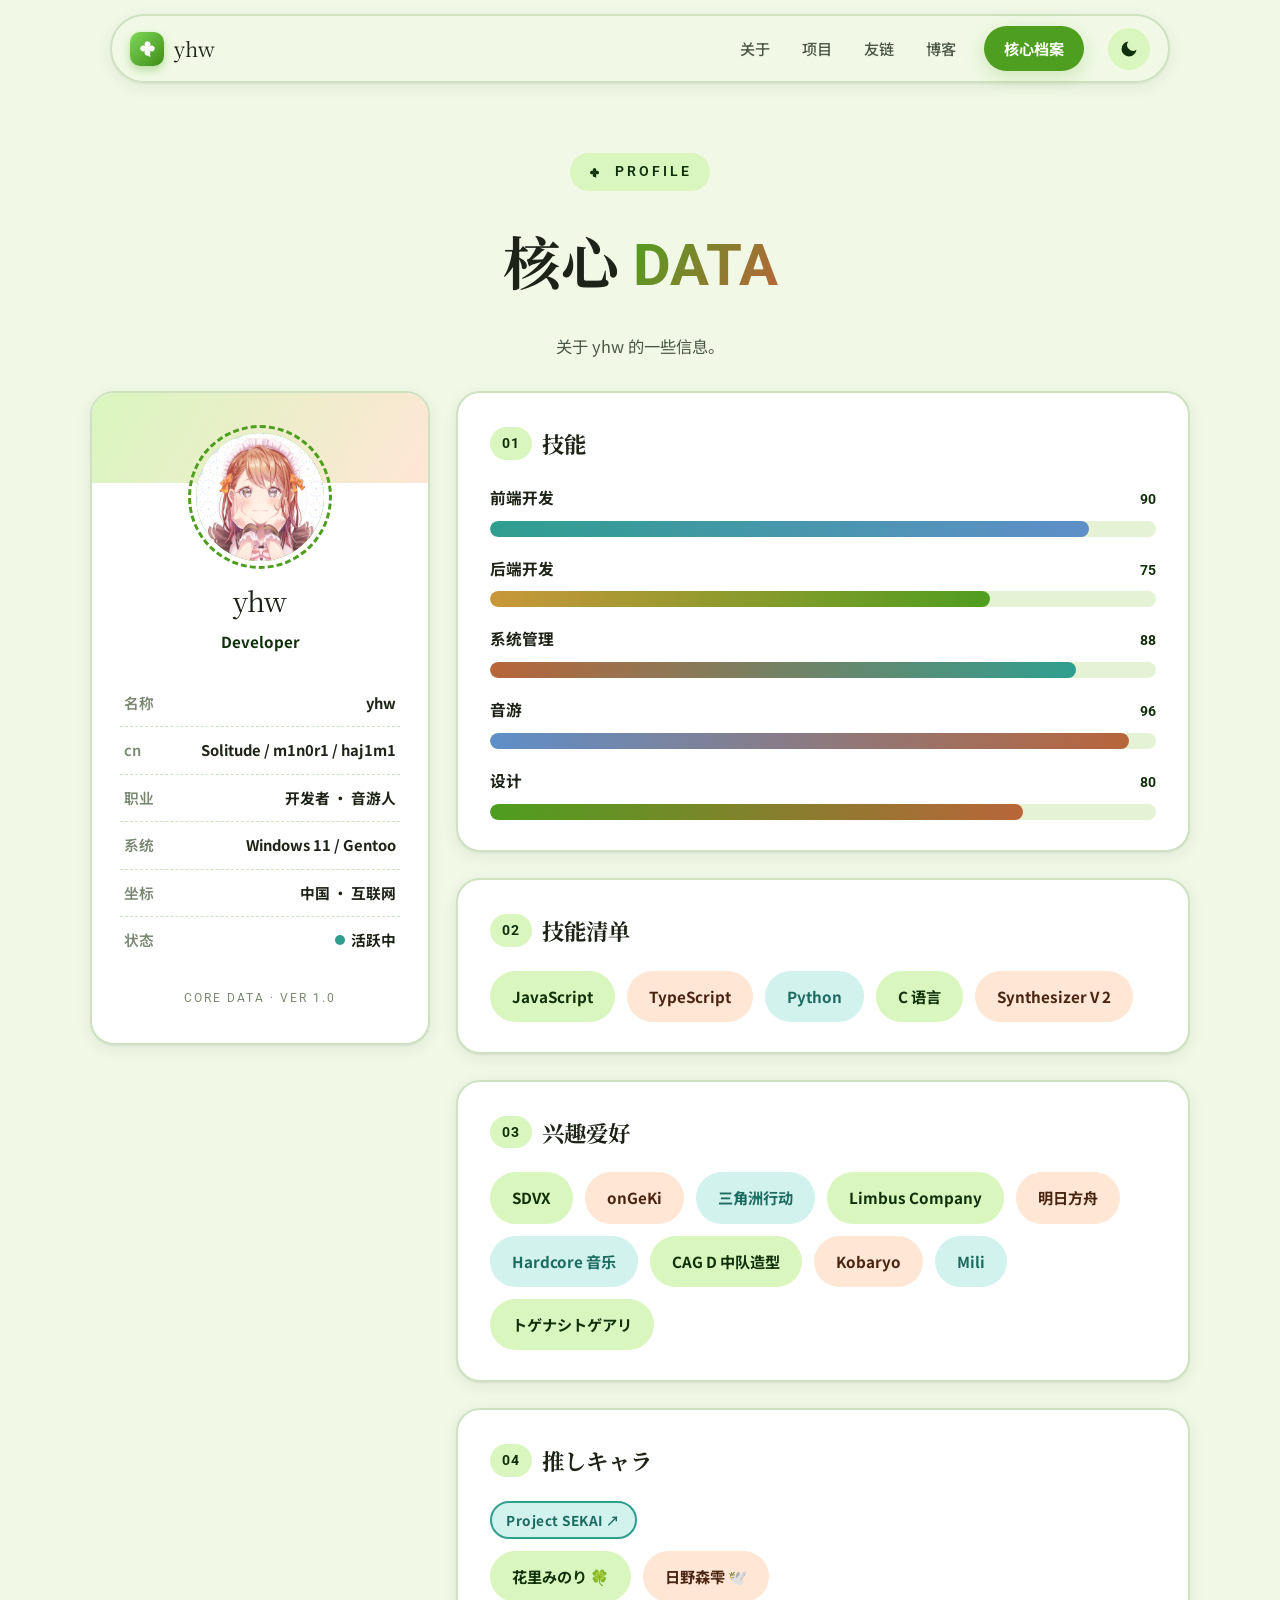
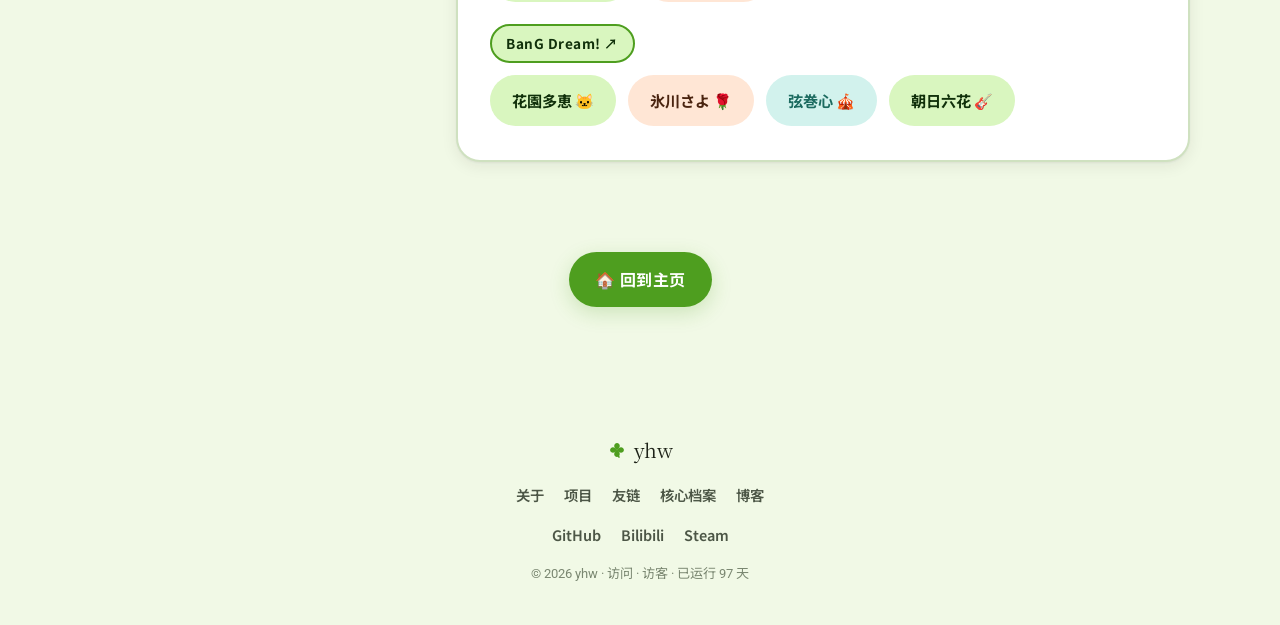
<file: aboutme/Core/CoreData.html>
<!DOCTYPE html>
<html lang="zh-CN">
<head>
  <meta charset="UTF-8">
  <meta name="viewport" content="width=device-width, initial-scale=1.0">
  <title>核心档案 · 天使的幸运草</title>
  <meta name="description" content="yhw 的核心档案。">
  <link rel="apple-touch-icon" href="../../assets/img/apple-touch-icon.png">
  <link rel="icon" type="image/png" href="../../assets/img/favicon.png">
  <link rel="preconnect" href="https://fonts.googleapis.com">
  <link rel="preconnect" href="https://fonts.gstatic.com" crossorigin>
  <link href="https://fonts.googleapis.com/css2?family=Noto+Sans+SC:wght@400;500;700&family=Noto+Serif+SC:wght@600;700;900&family=Roboto:wght@400;500;700&display=swap" rel="stylesheet">
  <script>try{var t=localStorage.getItem('theme');if(!t)t=matchMedia('(prefers-color-scheme: dark)').matches?'dark':'light';if(t==='dark')document.documentElement.classList.add('dark');}catch(e){}</script>
  <meta name="theme-color" content="#FFF8FA">
  <link rel="stylesheet" href="../../css/style.css">
  <noscript><style>.reveal { opacity: 1; transform: none; } .skill-bar-fill, .attr-fill { width: var(--w, 0); } .gauge .arc { stroke-dashoffset: var(--off, 11.3); }</style></noscript>
</head>
<body>
  <a class="skip-link" href="#main">跳到主要内容</a>

  <!-- ============ 导航 ============ -->
  <header class="nav">
    <div class="nav-inner">
      <a class="nav-brand" href="../../index.html#about" aria-label="返回 yhw 首页">
        <span class="brand-mark" aria-hidden="true"><i class="clover-ico"></i></span>
        <span>yhw</span>
      </a>
      <nav class="nav-links" aria-label="主导航">
        <a href="../../index.html#about">关于</a>
        <a href="../../index.html#projects">项目</a>
      <a href="../../index.html#friends">友链</a>
        <a href="../../blog/index.html">博客</a>
        <a class="nav-cta is-active" href="CoreData.html">核心档案</a>
      </nav>
      <button class="theme-toggle" id="theme-toggle" aria-label="切换明暗模式" title="切换明暗模式">
        <svg class="icon-moon" viewBox="0 0 24 24" fill="currentColor" aria-hidden="true"><path d="M21 12.8A9 9 0 1 1 11.2 3a7 7 0 0 0 9.8 9.8z"/></svg>
        <svg class="icon-sun" viewBox="0 0 24 24" fill="currentColor" aria-hidden="true"><circle cx="12" cy="12" r="4.2"/><path d="M12 2v2.2M12 19.8V22M4.9 4.9l1.6 1.6M17.5 17.5l1.6 1.6M2 12h2.2M19.8 12H22M4.9 19.1l1.6-1.6M17.5 6.5l1.6-1.6"/></svg>
      </button>
      <button class="nav-burger" aria-label="打开菜单" aria-expanded="false">
        <span></span><span></span><span></span>
      </button>
    </div>
  </header>

  <main id="main">
    <!-- ============ 档案标题 ============ -->
    <section class="page-hero">
      <div class="container">
        <span class="eyebrow">PROFILE</span>
        <h1 class="page-title">核心 <span class="grad font-latin">DATA</span></h1>
        <p class="page-sub">关于 yhw 的一些信息。</p>
      </div>
    </section>

    <div class="container">
      <div class="core-grid">
        <!-- ============ 档案卡 ============ -->
        <aside class="id-card reveal" aria-label="身份卡">
          <div class="id-avatar">
            <div class="ring" aria-hidden="true"></div>
            <div class="avatar-y" aria-hidden="true">y<img src="../../assets/img/avatar.png" alt="yhw 的头像" loading="lazy" onerror="this.remove()"></div>
          </div>
          <div class="id-name font-display">yhw</div>
          <div class="id-title">Developer</div>

          <!-- ✏️ 档案信息可自行修改 -->
          <div class="id-rows">
            <div class="id-row"><span class="k">名称</span><span class="v">yhw</span></div>
            <div class="id-row"><span class="k">cn</span><span class="v">Solitude / m1n0r1 / haj1m1</span></div>
            <div class="id-row"><span class="k">职业</span><span class="v">开发者 · 音游人</span></div>
            <div class="id-row"><span class="k">系统</span><span class="v">Windows 11 / Gentoo</span></div>
            <div class="id-row"><span class="k">坐标</span><span class="v">中国 · 互联网</span></div>
            <div class="id-row"><span class="k">状态</span><span class="v"><i class="pulse-dot"></i>活跃中</span></div>
          </div>
          <div class="id-foot font-latin">CORE DATA · VER 1.0</div>
        </aside>

        <!-- ============ 档案主体 ============ -->
        <div class="core-main">

          <!-- 属性面板 -->
          <section class="core-card reveal" aria-labelledby="attr-title">
            <h2 id="attr-title"><span class="num font-latin">01</span> 技能</h2>
            <div class="attr-row">
              <div class="attr-top"><span class="attr-name">前端开发</span><span class="attr-val font-latin">90</span></div>
              <div class="attr-bar"><div class="attr-fill" style="--w:90%"></div></div>
            </div>
            <div class="attr-row">
              <div class="attr-top"><span class="attr-name">后端开发</span><span class="attr-val font-latin">75</span></div>
              <div class="attr-bar"><div class="attr-fill" style="--w:75%"></div></div>
            </div>
            <div class="attr-row">
              <div class="attr-top"><span class="attr-name">系统管理</span><span class="attr-val font-latin">88</span></div>
              <div class="attr-bar"><div class="attr-fill" style="--w:88%"></div></div>
            </div>
            <div class="attr-row">
              <div class="attr-top"><span class="attr-name">音游</span><span class="attr-val font-latin">96</span></div>
              <div class="attr-bar"><div class="attr-fill" style="--w:96%"></div></div>
            </div>
            <div class="attr-row">
              <div class="attr-top"><span class="attr-name">设计</span><span class="attr-val font-latin">80</span></div>
              <div class="attr-bar"><div class="attr-fill" style="--w:80%"></div></div>
            </div>
          </section>

          <!-- 技能清单 -->
          <section class="core-card reveal" aria-labelledby="skills-title">
            <h2 id="skills-title"><span class="num font-latin">02</span> 技能清单</h2>
            <ul class="skill-chips">
              <li>JavaScript</li>
              <li>TypeScript</li>
              <li>Python</li>
              <li>C 语言</li>
              <li>Synthesizer V 2</li>
            </ul>
          </section>

          <!-- 兴趣爱好 -->
          <section class="core-card reveal" aria-labelledby="hobby-title">
            <h2 id="hobby-title"><span class="num font-latin">03</span> 兴趣爱好</h2>
            <ul class="skill-chips">
              <li>SDVX</li>
              <li>onGeKi</li>
              <li>三角洲行动</li>
              <li>Limbus Company</li>
              <li>明日方舟</li>
              <li>Hardcore 音乐</li>
              <li>CAG D 中队造型</li>
              <li class="has-link"><a href="https://music.163.com/#/artist?id=11977133" target="_blank" rel="noopener" title="网易云音乐 · Kobaryo">Kobaryo</a></li>
              <li class="has-link"><a href="https://music.163.com/#/artist?id=339594" target="_blank" rel="noopener" title="网易云音乐 · Mili">Mili</a></li>
              <li class="has-link"><a href="https://music.163.com/#/artist?id=57020536" target="_blank" rel="noopener" title="网易云音乐 · トゲナシトゲアリ">トゲナシトゲアリ</a></li>
            </ul>
          </section>

          <!-- 推し -->
          <section class="core-card reveal" aria-labelledby="oshi-title">
            <h2 id="oshi-title"><span class="num font-latin">04</span> 推しキャラ</h2>
            <div class="ip-group">
              <a class="oshi-group ip-pjsk" href="https://zh.moegirl.org.cn/世界计划_彩色舞台_feat._初音未来" target="_blank" rel="noopener" title="萌娘百科：世界计划 彩色舞台 feat. 初音未来">Project SEKAI ↗</a>
              <ul class="skill-chips oshi-chips">
                <li><a href="https://zh.moegirl.org.cn/花里实乃理" target="_blank" rel="noopener" title="萌娘百科 · 花里实乃理">花里みのり 🍀</a></li>
                <li><a href="https://zh.moegirl.org.cn/日野森雫" target="_blank" rel="noopener" title="萌娘百科 · 日野森雫">日野森雫 🕊️</a></li>
              </ul>
              <a class="oshi-group ip-bd" href="https://zh.moegirl.org.cn/BanG_Dream!" target="_blank" rel="noopener" title="萌娘百科：BanG Dream!">BanG Dream! ↗</a>
              <ul class="skill-chips oshi-chips">
                <li><a href="https://zh.moegirl.org.cn/花园多惠" target="_blank" rel="noopener" title="萌娘百科 · 花园多惠">花園多恵 🐱</a></li>
                <li><a href="https://zh.moegirl.org.cn/冰川纱夜" target="_blank" rel="noopener" title="萌娘百科 · 冰川纱夜">氷川さよ 🌹</a></li>
                <li><a href="https://zh.moegirl.org.cn/弦卷心" target="_blank" rel="noopener" title="萌娘百科 · 弦卷心">弦巻心 🎪</a></li>
                <li><a href="https://zh.moegirl.org.cn/朝日六花" target="_blank" rel="noopener" title="萌娘百科 · 朝日六花">朝日六花 🎸</a></li>
              </ul>
            </div>
          </section>
        </div>
      </div>
    </div>

    <!-- ============ 返回 ============ -->
    <div class="core-footer-links reveal">
      <a class="btn btn-primary" href="../../index.html">🏠 回到主页</a>
    </div>
  </main>

  <footer class="footer">
    <div class="footer-brand font-display">yhw</div>
    <nav class="footer-links" aria-label="页脚导航">
      <a href="../../index.html#about">关于</a>
      <a href="../../index.html#projects">项目</a>
      <a href="../../index.html#friends">友链</a>
      <a href="CoreData.html">核心档案</a>
      <a href="../../blog/index.html">博客</a>
    </nav>
    <div class="footer-social">
      <a href="https://github.com/yhanw" target="_blank" rel="noopener">GitHub</a>
      <a href="https://space.bilibili.com/1573860622" target="_blank" rel="noopener">Bilibili</a>
      <a href="https://steamcommunity.com/id/Hanasato_Minor1/" target="_blank" rel="noopener">Steam</a>
    </div>
    <p class="footer-copy">
      © <span data-year>2025</span> yhw <span class="bz-wrap">· 访问 <span id="busuanzi_value_site_pv"></span> · 访客 <span id="busuanzi_value_site_uv"></span></span> · 已运行 <span id="site-days"></span> 天
    </p>
  </footer>

  <button class="to-top" aria-label="返回顶部">↑</button>

  <script async src="https://busuanzi.ibruce.info/busuanzi/2.3/busuanzi.pure.mini.js"></script>
  <script src="../../js/main.js"></script>
</body>
</html>
</file>
<file: css/style.css>
/* ============================================================
   yhanw · 个人主页 — 样式
   ============================================================ */

/* ---------- 设计 token（Material Design 3 · Mizuki 粉紫风） ---------- */
:root {
  color-scheme: light;

  /* M3 色板（亮色）· 浅绿基底 */
  --cream: #F1F9E6;          /* surface：全站浅绿基底 */
  --card: #FFFFFF;           /* surface-container-lowest（卡片） */
  --card-2: #E9F5DA;         /* surface-container（面板衬底） */
  --pink: #4E9E1F;           /* primary：MORE MORE JUMP! 绿 */
  --on-primary: #FFFFFF;
  --pink-deep: #10300A;      /* on-primary-container */
  --pink-soft: #D9F6BF;      /* primary-container */
  --lilac: #B8653A;          /* secondary：みのり 杏色 */
  --lilac-deep: #4A2410;     /* on-secondary-container */
  --lilac-soft: #FFE6D5;     /* secondary-container */
  --mint: #2F9E8F;
  --mint-deep: #1C6B60;
  --mint-soft: #D2F2ED;
  --lemon: #C9973A;
  --lemon-deep: #8A641C;
  --lemon-soft: #F7EBC9;
  --sky: #5F8FC9;
  --sky-deep: #3A6294;
  --sky-soft: #DCECFB;
  --ink: #1E2318;            /* on-surface */
  --ink-soft: #4C5646;       /* on-surface-variant */
  --ink-faint: #7A8771;      /* outline */
  --line: #CFE1C0;           /* outline-variant */

  /* 表面辅助 */
  --nav-bg: rgba(241, 249, 230, 0.85);
  --card-shine: rgba(255, 255, 255, 0.9);
  --bar-bg: #E5F2D5;
  --dots: rgba(78, 158, 31, 0.09);
  --stage-shadow: rgba(58, 70, 46, 0.16);

  /* 字体（Mizuki：思源宋体标题 + 思源黑体正文） */
  --font-display: 'Noto Serif SC', 'Source Han Serif SC', 'Songti SC', serif;
  --font-body: 'Noto Sans SC', 'PingFang SC', 'Microsoft YaHei', sans-serif;
  --font-latin: 'Roboto', 'Noto Sans SC', sans-serif;

  /* M3 形状与阴影 */
  --r-lg: 24px;
  --r-md: 16px;
  --r-sm: 12px;
  --shadow-soft: 0 1px 2px rgba(32, 26, 30, 0.05), 0 4px 16px rgba(32, 26, 30, 0.08);
  --shadow-pink: 0 6px 20px rgba(78, 158, 31, 0.22);
  --shadow-mint: 0 6px 20px rgba(47, 158, 143, 0.20);
  --shadow-lilac: 0 6px 20px rgba(184, 101, 58, 0.20);

  --nav-h: 68px;
  --container: 1100px;
}

/* 深色模式（Material You 夜间色板） */
html.dark {
  color-scheme: dark;

  --cream: #141A11;
  --card: #1C2318;
  --card-2: #232C1D;
  --pink: #A8E07A;
  --on-primary: #143307;
  --pink-deep: #D9F6BF;
  --pink-soft: #35661B;
  --lilac: #F0B994;
  --lilac-deep: #FFE6D5;
  --lilac-soft: #5A3A26;
  --mint: #7FD8CB;
  --mint-deep: #D2F2ED;
  --mint-soft: #1F4A44;
  --lemon: #E3C26B;
  --lemon-deep: #F7EBC9;
  --lemon-soft: #4A3F1E;
  --sky: #9CC7F0;
  --sky-deep: #DCECFB;
  --sky-soft: #33465E;
  --ink: #EEF4E7;
  --ink-soft: #CBD8C2;
  --ink-faint: #94A288;
  --line: #45523B;

  --nav-bg: rgba(28, 35, 24, 0.85);
  --card-shine: rgba(255, 255, 255, 0.04);
  --bar-bg: #2C3824;
  --dots: rgba(169, 199, 255, 0.07);
  --stage-shadow: rgba(0, 0, 0, 0.5);

  --shadow-soft: 0 1px 2px rgba(0, 0, 0, 0.35), 0 6px 20px rgba(0, 0, 0, 0.4);
  --shadow-pink: 0 6px 20px rgba(0, 0, 0, 0.45);
  --shadow-mint: 0 6px 20px rgba(0, 0, 0, 0.45);
  --shadow-lilac: 0 6px 20px rgba(0, 0, 0, 0.45);
}

/* ---------- 基础 ---------- */
* { margin: 0; padding: 0; box-sizing: border-box; }

html { scroll-behavior: smooth; scroll-padding-top: calc(var(--nav-h) + 16px); }

body {
  font-family: var(--font-body);
  color: var(--ink);
  background: var(--cream);
  min-height: 100vh;
  overflow-x: hidden;
  line-height: 1.8;
  transition: color .3s ease;
}

img, svg { display: block; max-width: 100%; }
a { color: inherit; text-decoration: none; }
ul { list-style: none; }

::selection { background: var(--pink); color: var(--on-primary); }

:focus-visible {
  outline: 3px dashed var(--pink-deep);
  outline-offset: 3px;
  border-radius: 6px;
}

.skip-link {
  position: absolute;
  left: -999px;
  top: 8px;
  background: var(--ink);
  color: var(--cream);
  padding: 8px 16px;
  border-radius: 999px;
  z-index: 999;
}
.skip-link:focus { left: 8px; }

.container {
  width: min(var(--container), 92vw);
  margin-inline: auto;
  position: relative;
  z-index: 1;
}

/* ---------- 字体类 ---------- */
.font-display { font-family: var(--font-display); }
.font-latin { font-family: var(--font-latin); }

/* ============================================================
   统一图标：官方 MORE MORE JUMP!（unite02）团队 logo
   原四叶草图标全部改用该 logo 作为蒙版（--clover-url 变量名保留）
   ============================================================ */
:root {
  --clover-url: url("data:image/svg+xml,%3Csvg%20xmlns%3D%27http%3A%2F%2Fwww.w3.org%2F2000%2Fsvg%27%20viewBox%3D%270%200%2024%2024%27%3E%3Cg%20fill%3D%27%23000%27%3E%3Cpath%20d%3D%27M12%2012C8.9%2010.2%207.7%206.9%209.5%204.9%2010.9%203.3%2013.1%203.3%2014.5%204.9%2016.3%206.9%2015.1%2010.2%2012%2012Z%27%2F%3E%3Cpath%20d%3D%27M12%2012C8.9%2010.2%207.7%206.9%209.5%204.9%2010.9%203.3%2013.1%203.3%2014.5%204.9%2016.3%206.9%2015.1%2010.2%2012%2012Z%27%20transform%3D%27rotate%2890%2012%2012%29%27%2F%3E%3Cpath%20d%3D%27M12%2012C8.9%2010.2%207.7%206.9%209.5%204.9%2010.9%203.3%2013.1%203.3%2014.5%204.9%2016.3%206.9%2015.1%2010.2%2012%2012Z%27%20transform%3D%27rotate%28180%2012%2012%29%27%2F%3E%3Cpath%20d%3D%27M12%2012C8.9%2010.2%207.7%206.9%209.5%204.9%2010.9%203.3%2013.1%203.3%2014.5%204.9%2016.3%206.9%2015.1%2010.2%2012%2012Z%27%20transform%3D%27rotate%28270%2012%2012%29%27%2F%3E%3Cpath%20d%3D%27M12%2012.3c.15%203.15.95%205.85%202.4%208.2%27%20fill%3D%27none%27%20stroke%3D%27%23000%27%20stroke-width%3D%271.9%27%20stroke-linecap%3D%27round%27%2F%3E%3C%2Fg%3E%3C%2Fsvg%3E");
}
.clover-ico {
  display: inline-block;
  width: 1em;
  height: 1em;
  background-color: currentColor;
  -webkit-mask-image: var(--clover-url);
  mask-image: var(--clover-url);
  -webkit-mask-size: contain;
  mask-size: contain;
  -webkit-mask-repeat: no-repeat;
  mask-repeat: no-repeat;
  -webkit-mask-position: center;
  mask-position: center;
  flex-shrink: 0;
  vertical-align: -0.12em;
}

/* 区块小标签前的四叶草 */
.eyebrow::before {
  content: "";
  display: inline-block;
  width: 0.9em;
  height: 0.9em;
  margin-right: 0.42em;
  background-color: currentColor;
  -webkit-mask-image: var(--clover-url);
  mask-image: var(--clover-url);
  -webkit-mask-size: contain;
  mask-size: contain;
  -webkit-mask-repeat: no-repeat;
  mask-repeat: no-repeat;
  vertical-align: -0.05em;
}

/* 区块标题前的小四叶草 */
.section-title::before {
  content: "";
  display: inline-block;
  width: 0.68em;
  height: 0.68em;
  margin-right: 0.34em;
  background-color: var(--pink);
  -webkit-mask-image: var(--clover-url);
  mask-image: var(--clover-url);
  -webkit-mask-size: contain;
  mask-size: contain;
  -webkit-mask-repeat: no-repeat;
  mask-repeat: no-repeat;
  vertical-align: 0.06em;
}

/* Hero 眉标前的小四叶草 */
.hero-eyebrow::before {
  content: "";
  display: inline-block;
  width: 0.9em;
  height: 0.9em;
  margin-right: 0.4em;
  background-color: currentColor;
  -webkit-mask-image: var(--clover-url);
  mask-image: var(--clover-url);
  -webkit-mask-size: contain;
  mask-size: contain;
  -webkit-mask-repeat: no-repeat;
  mask-repeat: no-repeat;
  vertical-align: -0.05em;
}

/* 页脚品牌前的小四叶草 */
.footer-brand::before {
  content: "";
  display: inline-block;
  width: 1.05em;
  height: 1.05em;
  margin-right: 0.38em;
  background-color: var(--pink);
  -webkit-mask-image: var(--clover-url);
  mask-image: var(--clover-url);
  -webkit-mask-size: contain;
  mask-size: contain;
  -webkit-mask-repeat: no-repeat;
  mask-repeat: no-repeat;
  vertical-align: -0.12em;
}

/* Hero 漂浮四叶草 */
.hero-clover {
  position: absolute;
  color: var(--pink);
  opacity: 0.5;
  animation: clover-float 6s ease-in-out infinite;
  pointer-events: none;
}
.hero-clover.c1 { top: 12%; left: 6%; width: 30px; height: 30px; }
.hero-clover.c2 { top: 68%; right: 8%; width: 22px; height: 22px; color: var(--lilac); animation-delay: 1.6s; }
.hero-clover.c3 { bottom: 16%; left: 14%; width: 18px; height: 18px; color: var(--mint); animation-delay: 3s; }
@keyframes clover-float {
  0%, 100% { transform: translateY(0) rotate(-6deg); opacity: .42; }
  50% { transform: translateY(-14px) rotate(8deg); opacity: .72; }
}

/* ---------- 导航 ---------- */
.nav {
  position: sticky;
  top: 14px;
  z-index: 100;
  margin-top: 14px;
}
.nav-inner {
  width: min(1060px, 94vw);
  margin-inline: auto;
  display: flex;
  align-items: center;
  gap: 18px;
  padding: 10px 18px;
  background: var(--nav-bg);
  backdrop-filter: blur(14px);
  -webkit-backdrop-filter: blur(14px);
  border: 2px solid var(--line);
  border-radius: 999px;
  box-shadow: var(--shadow-soft);
  transition: box-shadow .3s ease;
}
.nav.is-scrolled .nav-inner { box-shadow: 0 14px 34px var(--stage-shadow); }

.nav-brand {
  display: flex;
  align-items: center;
  gap: 10px;
  font-family: var(--font-display);
  font-size: 1.25rem;
  color: var(--ink);
  letter-spacing: 0.5px;
}
.nav-brand .mascot { width: 34px; height: 34px; }

/* 品牌四叶草字标 */
.brand-mark {
  width: 34px;
  height: 34px;
  border-radius: 10px;
  background: linear-gradient(135deg, #7ED957, #3F8C18);
  color: #fff;
  display: flex;
  align-items: center;
  justify-content: center;
  flex-shrink: 0;
  box-shadow: 0 4px 10px rgba(78, 158, 31, 0.35);
}
.brand-mark .clover-ico { width: 21px; height: 21px; }

.nav-links {
  display: flex;
  align-items: center;
  gap: 4px;
  margin-left: auto;
}
.nav-links a {
  padding: 7px 14px;
  border-radius: 999px;
  font-size: 0.95rem;
  font-weight: 500;
  color: var(--ink-soft);
  transition: all .25s ease;
}
.nav-links a:hover { color: var(--pink-deep); background: var(--pink-soft); transform: translateY(-1px); }
.nav-links a.is-active { color: var(--pink-deep); background: var(--pink-soft); font-weight: 700; }

.nav-cta {
  margin-left: 10px;
  padding: 9px 20px !important;
  background: var(--pink) !important;
  color: var(--on-primary) !important;
  font-weight: 700 !important;
  box-shadow: var(--shadow-pink);
}
.nav-cta:hover { transform: translateY(-2px) scale(1.03) !important; color: var(--on-primary) !important; }

.nav-burger {
  display: none;
  margin-left: auto;
  width: 42px;
  height: 42px;
  border: none;
  border-radius: 50%;
  background: var(--pink-soft);
  cursor: pointer;
  position: relative;
}
.nav-burger span {
  position: absolute;
  left: 11px;
  right: 11px;
  height: 3px;
  border-radius: 3px;
  background: var(--pink-deep);
  transition: all .3s ease;
}
.nav-burger span:nth-child(1) { top: 13px; }
.nav-burger span:nth-child(2) { top: 20px; }
.nav-burger span:nth-child(3) { top: 27px; }
.nav-burger.is-open span:nth-child(1) { top: 20px; transform: rotate(45deg); }
.nav-burger.is-open span:nth-child(2) { opacity: 0; }
.nav-burger.is-open span:nth-child(3) { top: 20px; transform: rotate(-45deg); }

/* 明暗主题切换（M3 图标按钮） */
.theme-toggle {
  margin-left: 6px;
  width: 42px;
  height: 42px;
  border: none;
  border-radius: 50%;
  background: var(--pink-soft);
  color: var(--pink-deep);
  cursor: pointer;
  display: flex;
  align-items: center;
  justify-content: center;
  flex-shrink: 0;
  transition: transform .25s ease, background .25s ease;
}
.theme-toggle:hover { transform: rotate(20deg) scale(1.06); }
.theme-toggle svg { width: 20px; height: 20px; }
.theme-toggle .icon-sun { display: none; }
html.dark .theme-toggle .icon-moon { display: none; }
html.dark .theme-toggle .icon-sun { display: block; }

@media (max-width: 860px) {
  .nav-links {
    position: fixed;
    inset: 90px 4vw auto 4vw;
    flex-direction: column;
    align-items: stretch;
    gap: 8px;
    background: var(--nav-bg);
    border: 2px solid var(--line);
    border-radius: var(--r-lg);
    padding: 16px;
    box-shadow: var(--shadow-soft);
    transform: translateY(-16px) scale(0.98);
    opacity: 0;
    pointer-events: none;
    transition: all .3s ease;
  }
  .nav-links.is-open {
    transform: none;
    opacity: 1;
    pointer-events: auto;
  }
  .nav-links a { padding: 12px 16px; text-align: center; }
  .nav-cta { margin-left: 0; }
  .nav-burger { display: block; }
}

/* ---------- 通用按钮 ---------- */
.btn {
  display: inline-flex;
  align-items: center;
  gap: 8px;
  padding: 13px 26px;
  border-radius: 999px;
  border: none;
  cursor: pointer;
  font-family: var(--font-body);
  font-size: 1rem;
  font-weight: 700;
  letter-spacing: 0.5px;
  transition: transform .25s ease, box-shadow .25s ease;
}
.btn:active { transform: scale(0.96); }
.btn-primary {
  background: var(--pink);
  color: var(--on-primary);
  box-shadow: var(--shadow-pink);
}
.btn-primary:hover { transform: translateY(-3px) scale(1.02); box-shadow: 0 18px 40px rgba(255, 123, 169, 0.4); }
.btn-ghost {
  background: var(--card);
  color: var(--ink);
  border: 2px solid var(--line);
  box-shadow: var(--shadow-soft);
}
.btn-ghost:hover { transform: translateY(-3px); border-color: var(--pink); color: var(--pink-deep); }

/* ---------- 区块标题 ---------- */
.section-head { text-align: center; margin-bottom: 52px; }
.eyebrow {
  display: inline-flex;
  align-items: center;
  gap: 8px;
  font-family: var(--font-latin);
  font-size: 0.9rem;
  font-weight: 600;
  letter-spacing: 3px;
  color: var(--pink-deep);
  background: var(--pink-soft);
  padding: 6px 18px;
  border-radius: 999px;
  text-transform: uppercase;
}
.section-title {
  font-family: var(--font-display);
  font-size: clamp(1.9rem, 4vw, 2.6rem);
  color: var(--ink);
  margin-top: 16px;
  position: relative;
  display: inline-block;
}
/* 手绘波浪下划线 */
.section-title svg {
  position: absolute;
  left: 0;
  right: 0;
  bottom: -10px;
  width: 100%;
  height: 12px;
}
.section-sub { color: var(--ink-soft); margin-top: 22px; font-size: 1rem; }

/* ---------- Hero ---------- */
.hero {
  min-height: calc(100vh - var(--nav-h) - 60px);
  display: flex;
  align-items: center;
  padding: 70px 0 40px;
  position: relative;
}
.hero-grid { text-align: center; }
.hero-eyebrow {
  display: inline-flex;
  align-items: center;
  gap: 10px;
  font-family: var(--font-latin);
  color: var(--lilac-deep);
  background: var(--lilac-soft);
  border-radius: 999px;
  padding: 7px 18px;
  font-size: 0.95rem;
  font-weight: 600;
  letter-spacing: 2px;
  animation: pop-in .7s cubic-bezier(.2, 1.4, .4, 1) both;
}
.hero-title {
  font-family: var(--font-display);
  font-size: clamp(2.6rem, 6vw, 4.2rem);
  line-height: 1.25;
  color: var(--ink);
  margin: 22px 0 6px;
  animation: pop-in .7s .1s cubic-bezier(.2, 1.4, .4, 1) both;
}
.hero-title .grad {
  background: linear-gradient(120deg, var(--pink), var(--lilac));
  -webkit-background-clip: text;
  background-clip: text;
  color: transparent;
  position: relative;
}
.hero-title .grad::after {
  content: "";
  position: absolute;
  left: 2px;
  right: 2px;
  bottom: 4px;
  height: 10px;
  background: url("data:image/svg+xml,%3Csvg xmlns='http://www.w3.org/2000/svg' viewBox='0 0 120 12' preserveAspectRatio='none'%3E%3Cpath d='M3 9 Q 18 2 33 9 T 63 9 T 93 9 T 120 7' fill='none' stroke='%23FFC94D' stroke-width='5' stroke-linecap='round'/%3E%3C/svg%3E") no-repeat center / 100% 100%;
  z-index: -1;
}
.hero-rotate {
  font-family: var(--font-display);
  font-size: clamp(1.15rem, 2.4vw, 1.5rem);
  color: var(--pink-deep);
  min-height: 2.2em;
  margin-top: 8px;
}
.hero-rotate .jp { color: var(--ink-faint); font-size: 0.85em; margin-left: 6px; font-family: var(--font-body); }
.hero-desc { color: var(--ink-soft); margin: 14px auto 30px; max-width: 480px; font-size: 1.02rem; }
.hero-actions { display: flex; flex-wrap: wrap; justify-content: center; gap: 14px; animation: pop-in .7s .25s cubic-bezier(.2, 1.4, .4, 1) both; }
.hero-chips { display: flex; flex-wrap: wrap; justify-content: center; gap: 10px; margin-top: 28px; animation: pop-in .7s .35s cubic-bezier(.2, 1.4, .4, 1) both; }

.chip {
  display: inline-flex;
  align-items: center;
  gap: 6px;
  padding: 7px 16px;
  border-radius: 999px;
  font-size: 0.9rem;
  font-weight: 600;
  background: var(--card);
  border: 2px solid var(--line);
  box-shadow: var(--shadow-soft);
}
.chip-pink { background: var(--pink-soft); border-color: var(--pink); }
.chip-mint { background: var(--mint-soft); border-color: var(--mint); }
.chip-lilac { background: var(--lilac-soft); border-color: var(--lilac); }
.chip-lemon { background: var(--lemon-soft); border-color: var(--lemon); }
.chip-sky { background: var(--sky-soft); border-color: var(--sky); }

/* Hero 右侧：吉祥物舞台 */
.hero-stage { position: relative; display: flex; justify-content: center; animation: pop-in .8s .2s cubic-bezier(.2, 1.4, .4, 1) both; }
.hero-stage::before {
  content: "";
  position: absolute;
  bottom: 6%;
  left: 50%;
  transform: translateX(-50%);
  width: 68%;
  height: 26px;
  background: radial-gradient(ellipse at center, var(--stage-shadow), transparent 70%);
  border-radius: 50%;
  animation: shadow-pulse 3.2s ease-in-out infinite;
}
.mascot-hero { width: clamp(210px, 24vw, 300px); height: auto; animation: float 4.5s ease-in-out infinite; }
.mascot-hero .m-face, .mascot .m-eyes { transform-box: fill-box; transform-origin: center; }
.mascot.is-blinking .m-eyes { animation: blink .16s linear 1; }

.stage-spark { position: absolute; width: 26px; height: 26px; color: var(--pink); animation: twinkle 2.6s ease-in-out infinite; }
.stage-spark.s1 { top: 6%; left: 6%; color: var(--lemon); }
.stage-spark.s2 { top: 16%; right: 4%; color: var(--mint); animation-delay: .5s; }
.stage-spark.s3 { bottom: 18%; left: 0; color: var(--lilac); animation-delay: 1s; }
.stage-spark.s4 { bottom: 4%; right: 14%; color: var(--sky); animation-delay: 1.5s; }

.stage-badge {
  position: absolute;
  top: 4%;
  right: -2%;
  background: var(--card);
  border: 2px dashed var(--pink);
  color: var(--pink-deep);
  font-family: var(--font-display);
  font-size: 1.05rem;
  padding: 10px 18px;
  border-radius: 20px;
  transform: rotate(8deg);
  box-shadow: var(--shadow-pink);
  animation: pop-in .7s .6s cubic-bezier(.2, 1.4, .4, 1) both;
}
.stage-badge small { display: block; font-family: var(--font-latin); font-size: 0.62rem; letter-spacing: 2px; color: var(--ink-faint); text-align: center; }

.hero-scroll {
  position: absolute;
  bottom: 18px;
  left: 50%;
  transform: translateX(-50%);
  display: flex;
  flex-direction: column;
  align-items: center;
  gap: 6px;
  color: var(--ink-faint);
  font-family: var(--font-latin);
  font-size: 0.75rem;
  letter-spacing: 3px;
}
.hero-scroll .mouse {
  width: 24px;
  height: 38px;
  border: 2px solid var(--ink-faint);
  border-radius: 14px;
  position: relative;
}
.hero-scroll .mouse::after {
  content: "";
  position: absolute;
  top: 7px;
  left: 50%;
  transform: translateX(-50%);
  width: 4px;
  height: 8px;
  border-radius: 4px;
  background: var(--pink);
  animation: scroll-dot 1.8s ease-in-out infinite;
}

/* ---------- 跑马灯 ---------- */
.marquee {
  padding: 18px 0;
  border-top: 2px dashed var(--line);
  border-bottom: 2px dashed var(--line);
  background: rgba(255, 255, 255, 0.55);
  overflow: hidden;
  position: relative;
  z-index: 1;
}
.marquee-track {
  display: flex;
  gap: 0;
  width: max-content;
  animation: marquee 26s linear infinite;
}
.marquee:hover .marquee-track { animation-play-state: paused; }
.marquee-group { display: flex; align-items: center; gap: 14px; padding-right: 14px; }
.marquee-item {
  display: inline-flex;
  align-items: center;
  gap: 8px;
  font-family: var(--font-latin);
  font-weight: 600;
  font-size: 1.02rem;
  color: var(--ink-soft);
  padding: 8px 20px;
  border-radius: 999px;
  background: var(--card);
  border: 2px solid var(--line);
  white-space: nowrap;
}
.marquee-item .dot { display: inline-block; width: 8px; height: 8px; border-radius: 50%; }

/* ---------- 面板区块 ---------- */
.panel {
  background: var(--card);
  border: 2px solid var(--line);
  border-radius: var(--r-lg);
  box-shadow: var(--shadow-soft);
  padding: clamp(28px, 4.5vw, 56px);
  position: relative;
}
.panel::before {
  content: "";
  position: absolute;
  inset: 0;
  border-radius: var(--r-lg);
  pointer-events: none;
  background: linear-gradient(140deg, var(--card-shine), transparent);
}
.panel-pink { background: linear-gradient(150deg, var(--card), var(--pink-soft)); border-color: var(--pink-soft); }
.panel-lilac { background: linear-gradient(150deg, var(--card), var(--lilac-soft)); border-color: var(--lilac-soft); }
.panel-mint { background: linear-gradient(150deg, var(--card), var(--mint-soft)); border-color: var(--mint-soft); }
.panel-lemon { background: linear-gradient(150deg, var(--card), var(--lemon-soft)); border-color: var(--lemon-soft); }

.section-block { padding: 90px 0; position: relative; z-index: 1; }

/* 装饰小星星（区块角落） */
.corner-star { position: absolute; color: var(--pink); opacity: .55; animation: twinkle 3s ease-in-out infinite; }

/* ---------- 关于我 ---------- */
.about-grid { display: grid; grid-template-columns: 300px 1fr; gap: 40px; align-items: start; position: relative; z-index: 1; }
.about-avatar { text-align: center; }
.avatar-y {
  width: 120px;
  height: 120px;
  margin: 0 auto 14px;
  border-radius: 50%;
  background: linear-gradient(135deg, #7ED957, #3F8C18);
  color: #fff;
  font-family: var(--font-display);
  font-size: 4rem;
  font-weight: 700;
  display: flex;
  align-items: center;
  justify-content: center;
  position: relative;
  box-shadow: 0 10px 26px rgba(78, 158, 31, 0.32);
}
.avatar-y img {
  position: absolute;
  inset: 0;
  width: 100%;
  height: 100%;
  border-radius: 50%;
  object-fit: cover;
  z-index: 1;
}
.about-name { font-family: var(--font-display); font-size: 1.6rem; margin-top: 14px; }
.about-tagline { color: var(--ink-soft); font-size: 0.95rem; margin-top: 4px; }
.about-social { display: flex; justify-content: center; gap: 10px; margin-top: 16px; }
.social-btn {
  width: 44px;
  height: 44px;
  border-radius: 50%;
  display: inline-flex;
  align-items: center;
  justify-content: center;
  background: var(--card);
  border: 2px solid var(--line);
  color: var(--ink-soft);
  transition: all .25s ease;
}
.social-btn:hover { transform: translateY(-4px) rotate(-6deg); color: var(--on-primary); }
.social-btn.gh { background: linear-gradient(135deg, var(--ink), #6d5b8a); border-color: transparent; color: var(--on-primary); }
.social-btn.mail { background: linear-gradient(135deg, var(--pink), var(--lilac)); border-color: transparent; color: var(--on-primary); }
.social-btn.bl { background: linear-gradient(135deg, var(--sky), var(--mint)); border-color: transparent; color: var(--on-primary); }
.social-btn.st { background: linear-gradient(135deg, #2A475E, #171A21); border-color: transparent; color: #fff; }

.about-body h3 {
  font-family: var(--font-display);
  font-size: 1.35rem;
  margin-bottom: 14px;
}
.about-body p { color: var(--ink-soft); margin-bottom: 14px; font-size: 1rem; }
.about-label { font-size: 0.82rem; font-weight: 700; color: var(--ink-faint); margin: 18px 0 10px; letter-spacing: 1px; }
.about-facts a.chip { transition: transform .2s ease, box-shadow .2s ease; }
.about-facts a.chip:hover { transform: translateY(-2px); box-shadow: var(--shadow-soft); }

/* GitHub 贡献图 */
.gh-chart { margin-top: 28px; position: relative; z-index: 1; }
.gh-chart img {
  width: 100%;
  border-radius: var(--r-md);
  border: 2px solid var(--line);
  background: #fff;
  padding: 10px;
  box-shadow: var(--shadow-soft);
}
.gh-chart .about-label { margin-top: 0; }

/* 关于区扩展：GitHub + Steam 并列 */
.about-extra { display: grid; grid-template-columns: 1.15fr 1fr; gap: 22px; margin-top: 28px; position: relative; z-index: 1; }
.about-extra .gh-chart { margin-top: 0; }

/* 关于区内的推し块 */
.about-oshi { margin-top: 28px; position: relative; z-index: 1; }
.about-oshi .about-label { margin-top: 0; }
.about-oshi .oshi-list { box-shadow: none; }

/* 关于区内的技能块（GitHub 风格小方块） */
.about-skills { margin-top: 28px; position: relative; z-index: 1; }
.about-skills .about-label { margin-top: 0; }
.skill-tiles { display: flex; flex-wrap: wrap; gap: 8px; }
.skill-tile {
  display: inline-flex;
  align-items: center;
  gap: 7px;
  padding: 6px 13px;
  border: 1.5px solid var(--line);
  border-radius: 10px;
  background: var(--card);
  color: var(--ink-soft);
  font-size: 0.83rem;
  font-weight: 600;
  transition: transform .2s ease, border-color .2s ease, color .2s ease;
}
.skill-tile:hover { transform: translateY(-2px); border-color: var(--pink); color: var(--ink); }
.skill-tile .dot { width: 9px; height: 9px; border-radius: 50%; flex-shrink: 0; }

/* Steam 卡片 */
.steam-card {
  border: 2px solid var(--line);
  border-radius: var(--r-md);
  padding: 14px 16px;
  background: var(--card);
  box-shadow: var(--shadow-soft);
}
.steam-card .about-label { margin-top: 0; }
.steam-head { display: flex; align-items: center; gap: 12px; margin-bottom: 12px; }
.steam-avatar { width: 46px; height: 46px; border-radius: 10px; border: 2px solid var(--line); flex-shrink: 0; }
.steam-meta b { display: block; font-size: 0.98rem; }
.steam-meta a { font-size: 0.78rem; color: var(--pink-deep); font-weight: 600; }
.steam-games { display: flex; flex-direction: column; gap: 8px; }
.steam-game {
  display: flex;
  align-items: center;
  gap: 10px;
  padding: 5px 6px;
  border-radius: var(--r-sm);
  transition: background .2s ease, transform .2s ease;
}
.steam-game:hover { background: var(--pink-soft); transform: translateX(3px); }
.steam-game img { width: 62px; border-radius: 6px; flex-shrink: 0; }
.sg-name { flex: 1; font-size: 0.85rem; font-weight: 600; min-width: 0; }
.sg-hours { font-family: var(--font-latin); font-size: 0.78rem; color: var(--ink-faint); flex-shrink: 0; }

/* 网易云音乐播放器 */
.music-player { margin-top: 14px; }
.music-player iframe { width: 100%; max-width: 520px; height: 430px; border: none; border-radius: var(--r-md); background: var(--card-2); }

/* Hero 打字机 */
.typing-caret {
  display: inline-block;
  width: 2px;
  height: 1em;
  background: var(--pink-deep);
  margin-left: 3px;
  vertical-align: -2px;
  animation: caret-blink 1s step-end infinite;
}
@keyframes caret-blink { 0%, 100% { opacity: 1; } 50% { opacity: 0; } }

/* 卡片鼠标光晕 */
.spotlight { position: relative; overflow: hidden; }
.spotlight::after {
  content: "";
  position: absolute;
  inset: 0;
  border-radius: inherit;
  pointer-events: none;
  opacity: 0;
  transition: opacity .3s ease;
  background: radial-gradient(340px circle at var(--mx, 50%) var(--my, 50%), rgba(78, 158, 31, 0.18), transparent 62%);
}
.spotlight:hover::after { opacity: 1; }

/* 彩蛋 */
.egg-toast {
  position: fixed;
  left: 50%;
  bottom: 40px;
  transform: translate(-50%, 20px);
  background: var(--ink);
  color: var(--cream);
  padding: 12px 26px;
  border-radius: 999px;
  font-size: 0.95rem;
  font-weight: 700;
  opacity: 0;
  pointer-events: none;
  transition: all .35s ease;
  z-index: 999;
}
.egg-toast.show { opacity: 1; transform: translate(-50%, 0); }
.spin-once { animation: spin-once 1.1s cubic-bezier(.2, .8, .3, 1) 1; }
@keyframes spin-once { to { transform: rotate(360deg); } }

/* 博客搜索框 */
.blog-search { max-width: 420px; margin: 0 auto 20px; position: relative; z-index: 1; }
.blog-search .input { border-radius: 999px; padding: 12px 22px; }
.about-body .hl { color: var(--pink-deep); font-weight: 700; }
.about-facts { display: flex; flex-wrap: wrap; gap: 10px; margin-top: 22px; }
.about-stats {
  display: grid;
  grid-template-columns: repeat(3, 1fr);
  gap: 14px;
  margin-top: 30px;
  position: relative;
  z-index: 1;
}
.stat-card {
  background: var(--card);
  border: 2px solid var(--line);
  border-radius: var(--r-md);
  padding: 18px 10px;
  text-align: center;
  transition: transform .3s ease, box-shadow .3s ease;
}
.stat-card:hover { transform: translateY(-5px) rotate(-1deg); box-shadow: var(--shadow-pink); }
.stat-num {
  font-family: var(--font-latin);
  font-size: 2.1rem;
  font-weight: 700;
  background: linear-gradient(120deg, var(--pink), var(--lilac));
  -webkit-background-clip: text;
  background-clip: text;
  color: transparent;
  line-height: 1.2;
}
.stat-label { font-size: 0.85rem; color: var(--ink-soft); margin-top: 4px; }

/* ---------- 技能 ---------- */
.skills-grid { display: grid; grid-template-columns: repeat(2, 1fr); gap: 22px; position: relative; z-index: 1; }
.skill-card {
  background: var(--card);
  border: 2px solid var(--line);
  border-radius: var(--r-lg);
  padding: 28px 26px;
  transition: transform .3s ease, box-shadow .3s ease;
}
.skill-card:hover { transform: translateY(-6px); box-shadow: var(--shadow-soft); }
.skill-card.ic-pink:hover { box-shadow: var(--shadow-pink); }
.skill-card.ic-lilac:hover { box-shadow: var(--shadow-lilac); }
.skill-card.ic-mint:hover { box-shadow: var(--shadow-mint); }
.skill-card.ic-lemon:hover { box-shadow: 0 14px 34px rgba(255, 201, 77, 0.28); }
.skill-icon {
  width: 54px;
  height: 54px;
  border-radius: 18px;
  display: flex;
  align-items: center;
  justify-content: center;
  font-size: 1.6rem;
  margin-bottom: 16px;
}
.ic-pink .skill-icon { background: var(--pink-soft); }
.ic-lilac .skill-icon { background: var(--lilac-soft); }
.ic-mint .skill-icon { background: var(--mint-soft); }
.ic-lemon .skill-icon { background: var(--lemon-soft); }
.skill-card h3 { font-family: var(--font-display); font-size: 1.2rem; margin-bottom: 4px; }
.skill-card > p { color: var(--ink-soft); font-size: 0.9rem; margin-bottom: 18px; }

.skill-bar-row { margin-top: 14px; }
.skill-bar-top { display: flex; justify-content: space-between; font-size: 0.88rem; font-weight: 700; margin-bottom: 6px; }
.skill-bar-top .pct { font-family: var(--font-latin); color: var(--ink-faint); }
.skill-bar {
  height: 10px;
  border-radius: 999px;
  background: var(--bar-bg);
  overflow: hidden;
}
.skill-bar-fill {
  height: 100%;
  width: 0;
  border-radius: 999px;
  background: linear-gradient(90deg, var(--pink), var(--lilac));
  transition: width 1.1s cubic-bezier(.25, .8, .3, 1) .15s;
}
.skill-card.ic-mint .skill-bar-fill { background: linear-gradient(90deg, var(--mint), var(--sky)); }
.skill-card.ic-lilac .skill-bar-fill { background: linear-gradient(90deg, var(--lilac), var(--pink)); }
.skill-card.ic-lemon .skill-bar-fill { background: linear-gradient(90deg, var(--lemon), var(--pink)); }

/* ---------- 项目 ---------- */
.projects-grid { display: grid; grid-template-columns: repeat(2, 1fr); gap: 24px; position: relative; z-index: 1; }
.project-card {
  background: var(--card);
  border: 2px solid var(--line);
  border-radius: var(--r-lg);
  overflow: hidden;
  display: flex;
  flex-direction: column;
  transition: transform .3s ease, box-shadow .3s ease;
}
.project-card:hover { transform: translateY(-6px) rotate(-0.5deg); box-shadow: var(--shadow-soft); }
.project-cover {
  height: 120px;
  display: flex;
  align-items: center;
  justify-content: center;
  font-size: 2.6rem;
  position: relative;
  overflow: hidden;
}
.project-cover::after {
  content: "";
  position: absolute;
  inset: 0;
  background: radial-gradient(300px 90px at 80% 20%, rgba(255,255,255,.5), transparent 70%);
}
.pc-pink { background: linear-gradient(120deg, #FFD3E3, #FFA9C6); }
.pc-lilac { background: linear-gradient(120deg, #E3DAFF, #BFA9FB); }
.pc-mint { background: linear-gradient(120deg, #CFF7E7, #8FE8C4); }
.pc-lemon { background: linear-gradient(120deg, #FFF0C2, #FFD98A); }
.project-body { padding: 22px 24px 24px; display: flex; flex-direction: column; flex: 1; }
.project-body h3 { font-family: var(--font-display); font-size: 1.2rem; }
.project-body .proj-tag { font-size: 0.8rem; color: var(--lilac-deep); font-weight: 700; margin: 2px 0 8px; }
.project-body p { color: var(--ink-soft); font-size: 0.93rem; flex: 1; }
.project-tags { display: flex; flex-wrap: wrap; gap: 8px; margin: 16px 0 4px; }
.project-tags span {
  font-size: 0.78rem;
  padding: 4px 12px;
  border-radius: 999px;
  background: var(--lilac-soft);
  color: var(--lilac-deep);
  font-weight: 600;
}
.project-links { display: flex; gap: 16px; margin-top: 14px; }
.project-links a { font-size: 0.9rem; font-weight: 700; color: var(--pink-deep); display: inline-flex; align-items: center; gap: 5px; }
.project-links a:hover { text-decoration: underline; text-underline-offset: 4px; }

.projects-more { text-align: center; margin-top: 34px; position: relative; z-index: 1; }
.lang-dot { display: inline-block; width: 10px; height: 10px; border-radius: 50%; margin-right: 6px; vertical-align: 1px; }
.project-body h3 a:hover { color: var(--pink-deep); }

/* ---------- 友链 ---------- */
.friends-grid { display: grid; grid-template-columns: repeat(auto-fit, minmax(260px, 1fr)); gap: 18px; position: relative; z-index: 1; }
.friends-grid:has(.friend-card:only-child) { max-width: 420px; }
.friend-card {
  background: var(--card);
  border: 2px solid var(--line);
  border-radius: var(--r-lg);
  padding: 20px 22px;
  display: flex;
  gap: 14px;
  align-items: center;
  transition: transform .25s ease, border-color .25s ease, box-shadow .25s ease;
}
.friend-card:hover { transform: translateY(-4px); border-color: var(--pink); box-shadow: var(--shadow-pink); }
.friend-avatar {
  width: 52px;
  height: 52px;
  border-radius: 50%;
  background: linear-gradient(135deg, var(--pink-soft), var(--lilac-soft));
  display: flex;
  align-items: center;
  justify-content: center;
  font-size: 1.5rem;
  flex-shrink: 0;
}
.friend-card div { min-width: 0; }
.friend-card b { font-size: 1rem; display: block; line-height: 1.5; overflow-wrap: anywhere; }
.friend-card p { font-size: 0.82rem; color: var(--ink-soft); margin-top: 2px; }

/* ---------- 推し（列表） ---------- */
.oshi-list {
  display: flex;
  flex-direction: column;
  background: var(--card);
  border: 2px solid var(--line);
  border-radius: var(--r-lg);
  padding: 8px 26px;
  box-shadow: var(--shadow-soft);
  position: relative;
  z-index: 1;
}
.oshi-row {
  display: flex;
  align-items: center;
  gap: 18px;
  padding: 14px 8px;
  border-bottom: 1.5px dashed var(--line);
  position: relative;
  transition: background .25s ease, border-radius .25s ease;
}
.oshi-row:last-child { border-bottom: none; }
.oshi-row:hover { background: linear-gradient(90deg, var(--pink-soft), transparent 70%); border-radius: var(--r-sm); }
.oshi-row .oshi-avatar {
  width: 52px;
  height: 52px;
  margin: 0;
  border-radius: 50%;
  display: flex;
  align-items: center;
  justify-content: center;
  font-size: 1.5rem;
  position: relative;
  flex-shrink: 0;
  box-shadow: 0 6px 16px var(--stage-shadow);
}
.oshi-row .oshi-avatar::after {
  content: "";
  position: absolute;
  inset: -5px;
  border-radius: 50%;
  border: 2px dashed rgba(255, 255, 255, 0.95);
}
.oa-tae { background: linear-gradient(135deg, #D3E9FF, #2E9BFF); border-color: #2E9BFF; }
.oa-sayo { background: linear-gradient(135deg, #E4D9F9, #8C5BE1); border-color: #8C5BE1; }
.oa-kokoro { background: linear-gradient(135deg, #FFE7CC, #FF8F2C); border-color: #FF8F2C; }
.oa-rokka { background: linear-gradient(135deg, #FFD9D9, #FF5555); border-color: #FF5555; }
.oshi-row .oshi-avatar { border: 3px solid transparent; }
.oshi-row .oshi-avatar img {
  position: absolute;
  inset: 0;
  width: 100%;
  height: 100%;
  border-radius: 50%;
  object-fit: cover;
  z-index: 1;
}
.oshi-info { flex: 1; min-width: 0; display: flex; align-items: center; flex-wrap: wrap; gap: 8px 14px; }
.oshi-name { font-family: var(--font-display); font-size: 1.15rem; }
.oshi-sub { font-family: var(--font-latin); font-size: 0.78rem; color: var(--ink-faint); letter-spacing: 0.5px; }
.oshi-row .oshi-tags { margin-left: auto; justify-content: flex-end; }
.oshi-tags { display: flex; flex-wrap: wrap; gap: 8px; }
.oshi-tags span { font-size: 0.78rem; padding: 4px 12px; border-radius: 999px; background: var(--pink-soft); color: var(--pink-deep); font-weight: 600; }
.oshi-tags span:nth-child(2) { background: var(--lilac-soft); color: var(--lilac-deep); }

/* 悬停萌娘百科气泡 */
.oshi-tip {
  position: absolute;
  left: 50%;
  bottom: calc(100% + 14px);
  transform: translate(-50%, 10px) scale(0.98);
  width: 270px;
  background: var(--card);
  border: 2px solid var(--pink-soft);
  border-radius: var(--r-md);
  box-shadow: var(--shadow-pink);
  padding: 14px 18px 16px;
  text-align: left;
  opacity: 0;
  visibility: hidden;
  transition: opacity .25s ease, transform .25s ease, visibility .25s;
  z-index: 30;
}
.oshi-tip::after {
  content: "";
  position: absolute;
  top: 100%;
  left: 50%;
  transform: translateX(-50%);
  border: 8px solid transparent;
  border-top-color: var(--pink-soft);
}
.oshi-row:hover .oshi-tip,
.oshi-row:focus-within .oshi-tip {
  opacity: 1;
  visibility: visible;
  transform: translate(-50%, 0) scale(1);
}
.tip-head { font-size: 0.78rem; font-weight: 700; color: var(--pink-deep); letter-spacing: 1px; }
.tip-name { font-family: var(--font-display); font-size: 1.05rem; margin: 6px 0 4px; }
.tip-name .font-latin { font-family: var(--font-latin); font-size: 0.75rem; color: var(--ink-faint); font-weight: 500; }
.tip-desc { font-size: 0.82rem; color: var(--ink-soft); line-height: 1.7; }
.tip-link {
  display: inline-flex;
  align-items: center;
  gap: 5px;
  margin-top: 10px;
  font-size: 0.8rem;
  font-weight: 700;
  color: var(--on-primary);
  background: var(--pink);
  padding: 6px 14px;
  border-radius: 999px;
  transition: transform .2s ease;
}
.tip-link:hover { transform: translateY(-2px) scale(1.03); }

/* ---------- 时间线（纵向时间轴） ---------- */
.timeline {
  position: relative;
  max-width: 760px;
  margin-inline: auto;
  padding: 6px 0;
  z-index: 1;
}
.timeline::before {
  content: "";
  position: absolute;
  left: 15px;
  top: 10px;
  bottom: 10px;
  width: 4px;
  border-radius: 4px;
  background: linear-gradient(180deg, var(--pink), var(--lilac), var(--mint), var(--lemon), var(--sky));
  opacity: .45;
}
.tl-item {
  position: relative;
  display: flex;
  align-items: center;
  gap: 14px;
  padding: 9px 0 9px 48px;
}
.tl-dot {
  position: absolute;
  left: 5px;
  top: 50%;
  margin-top: -12px;
  width: 24px;
  height: 24px;
  background-color: var(--pink);
  -webkit-mask-image: var(--clover-url);
  mask-image: var(--clover-url);
  -webkit-mask-size: contain;
  mask-size: contain;
  -webkit-mask-repeat: no-repeat;
  mask-repeat: no-repeat;
  -webkit-mask-position: center;
  mask-position: center;
  animation: dot-breathe 2.8s ease-in-out infinite;
  z-index: 2;
}
.tl-item:nth-child(2) .tl-dot { background-color: var(--lilac); }
.tl-item:nth-child(3) .tl-dot { background-color: var(--mint); }
.tl-item:nth-child(4) .tl-dot { background-color: var(--lemon); }
.tl-item:nth-child(5) .tl-dot { background-color: var(--sky); }
.tl-item:nth-child(6) .tl-dot { background-color: var(--pink); }
.tl-item:nth-child(7) .tl-dot { background-color: var(--lilac); }
.tl-item:nth-child(8) .tl-dot { background-color: var(--mint); }
.tl-year {
  font-family: var(--font-latin);
  font-weight: 700;
  font-size: 0.95rem;
  color: var(--pink-deep);
  letter-spacing: 1px;
  width: 58px;
  flex-shrink: 0;
}
.tl-item:nth-child(2) .tl-year { color: var(--lilac); }
.tl-item:nth-child(3) .tl-year { color: var(--mint-deep); }
.tl-item:nth-child(4) .tl-year { color: #b8860b; }
.tl-item:nth-child(5) .tl-year { color: var(--sky-deep); }
.tl-card {
  flex: 1;
  min-width: 0;
  background: var(--card);
  border: 2px solid var(--line);
  border-radius: var(--r-md);
  padding: 12px 20px;
  transition: transform .25s ease, box-shadow .25s ease;
}
.tl-card:hover { transform: translateX(5px); box-shadow: var(--shadow-soft); }
.tl-card h3 { font-family: var(--font-display); font-size: 1.02rem; }
/* ---------- 联系 ---------- */
.contact-card {
  background: linear-gradient(135deg, var(--pink-deep), var(--lilac-deep));
  border-radius: var(--r-lg);
  padding: clamp(40px, 6vw, 72px);
  text-align: center;
  color: var(--on-primary);
  position: relative;
  overflow: hidden;
  z-index: 1;
}
.contact-card::before, .contact-card::after {
  content: "✦";
  position: absolute;
  font-size: 7rem;
  opacity: .12;
  animation: twinkle 4s ease-in-out infinite;
}
.contact-card::before { top: -30px; left: 4%; transform: rotate(-15deg); }
.contact-card::after { bottom: -40px; right: 5%; transform: rotate(12deg); animation-delay: 1.4s; }
.contact-card h2 { font-family: var(--font-display); font-size: clamp(1.8rem, 4vw, 2.6rem); }
html.dark .contact-card { background: linear-gradient(135deg, #35661B, #5A3A26); }
.contact-card .contact-sub { opacity: .92; margin: 12px auto 32px; max-width: 420px; font-size: 1rem; }
.contact-btns { display: flex; flex-wrap: wrap; justify-content: center; gap: 14px; }
.btn-white {
  background: #fff;
  color: var(--pink-deep);
  box-shadow: 0 14px 30px rgba(0, 0, 0, 0.15);
}
.btn-white:hover { transform: translateY(-3px) scale(1.02); }
.btn-glass {
  background: rgba(255, 255, 255, 0.18);
  color: #fff;
  border: 2px solid rgba(255, 255, 255, 0.5);
  backdrop-filter: blur(6px);
}
.btn-glass:hover { transform: translateY(-3px); background: rgba(255, 255, 255, 0.3); }

/* ---------- 页脚 ---------- */
.footer { padding: 46px 0 40px; text-align: center; position: relative; z-index: 1; }
.footer .mascot { width: 56px; height: 56px; margin: 0 auto 10px; animation: float 5s ease-in-out infinite; }
.footer-brand { font-family: var(--font-display); font-size: 1.2rem; color: var(--ink); }
.footer-links { display: flex; justify-content: center; gap: 20px; margin: 14px 0; flex-wrap: wrap; }
.footer-links a { color: var(--ink-soft); font-size: 0.9rem; font-weight: 600; }
.footer-links a:hover { color: var(--pink-deep); }
.footer-social { display: flex; justify-content: center; gap: 20px; margin: 14px 0; flex-wrap: wrap; }
.footer-social a { color: var(--ink-soft); font-size: 0.9rem; font-weight: 600; }
.footer-social a:hover { color: var(--pink-deep); }
.footer-copy { color: var(--ink-faint); font-size: 0.82rem; font-family: var(--font-latin); }
.footer-copy .jp { font-family: var(--font-body); }

/* ---------- 返回顶部 ---------- */
.to-top {
  position: fixed;
  right: 26px;
  bottom: 26px;
  width: 50px;
  height: 50px;
  border-radius: 50%;
  border: none;
  background: var(--pink);
  color: var(--on-primary);
  font-size: 1.3rem;
  cursor: pointer;
  box-shadow: var(--shadow-pink);
  opacity: 0;
  transform: translateY(16px) scale(.8);
  pointer-events: none;
  transition: all .35s ease;
  z-index: 90;
}
.to-top.show { opacity: 1; transform: none; pointer-events: auto; }
.to-top:hover { transform: translateY(-4px); }

/* ---------- 点击星光 ---------- */
.click-spark {
  position: fixed;
  pointer-events: none;
  z-index: 999;
  width: 14px;
  height: 14px;
  animation: spark-fly .7s ease-out forwards;
}

/* ---------- 滚动显现 ---------- */
.reveal { opacity: 0; transform: translateY(34px); transition: opacity .7s ease, transform .7s cubic-bezier(.2, .8, .3, 1); }
.reveal.in { opacity: 1; transform: none; }
.reveal-delay-1 { transition-delay: .1s; }
.reveal-delay-2 { transition-delay: .2s; }
.reveal-delay-3 { transition-delay: .3s; }

/* ---------- 核心档案页 ---------- */
.page-hero { padding: 70px 0 30px; text-align: center; }
.page-hero .eyebrow { margin-bottom: 18px; }
.page-title { font-family: var(--font-display); font-size: clamp(2.4rem, 6vw, 3.6rem); color: var(--ink); }
.page-title .grad {
  background: linear-gradient(120deg, var(--pink), var(--lilac));
  -webkit-background-clip: text;
  background-clip: text;
  color: transparent;
}
.page-sub { color: var(--ink-soft); margin-top: 14px; font-size: 1.02rem; }

.core-grid { display: grid; grid-template-columns: 340px 1fr; gap: 26px; align-items: start; padding-bottom: 90px; position: relative; z-index: 1; }

.id-card {
  background: var(--card);
  border: 2px solid var(--line);
  border-radius: var(--r-lg);
  padding: 34px 28px;
  text-align: center;
  box-shadow: var(--shadow-soft);
  position: sticky;
  top: calc(var(--nav-h) + 40px);
  overflow: hidden;
}
.id-card::before {
  content: "";
  position: absolute;
  inset: 0 0 auto 0;
  height: 90px;
  background: linear-gradient(120deg, var(--pink-soft), var(--lilac-soft));
}
.id-avatar { position: relative; width: 128px; height: 128px; margin: 6px auto 16px; }
.id-avatar .avatar-y { width: 128px; height: 128px; font-size: 4.2rem; margin: 0; box-shadow: none; }
.id-avatar .mascot { width: 128px; height: 128px; animation: float 4.5s ease-in-out infinite; }
.id-avatar .ring {
  position: absolute;
  inset: -8px;
  border: 3px dashed var(--pink);
  border-radius: 50%;
  animation: spin-slow 16s linear infinite;
}
.id-name { font-family: var(--font-display); font-size: 1.7rem; }
.id-title { color: var(--pink-deep); font-weight: 700; font-size: 0.95rem; margin-top: 2px; }
.id-rows { margin: 24px 0; text-align: left; }
.id-row { display: flex; justify-content: space-between; align-items: center; padding: 10px 4px; border-bottom: 1.5px dashed var(--line); font-size: 0.92rem; }
.id-row:last-child { border-bottom: none; }
.id-row .k { color: var(--ink-faint); font-weight: 600; }
.id-row .v { font-weight: 700; color: var(--ink); }
.id-row .v .pulse-dot {
  display: inline-block;
  width: 10px;
  height: 10px;
  border-radius: 50%;
  background: var(--mint);
  margin-right: 6px;
  animation: dot-breathe 1.6s ease-in-out infinite;
  vertical-align: 1px;
}
.id-foot { font-family: var(--font-latin); color: var(--ink-faint); font-size: 0.75rem; letter-spacing: 2px; }

.core-main { display: flex; flex-direction: column; gap: 26px; min-width: 0; }
.core-card {
  background: var(--card);
  border: 2px solid var(--line);
  border-radius: var(--r-lg);
  padding: 30px 32px;
  box-shadow: var(--shadow-soft);
}
.core-card h2 {
  font-family: var(--font-display);
  font-size: 1.4rem;
  display: flex;
  align-items: center;
  gap: 10px;
  margin-bottom: 20px;
}
.core-card h2 .num {
  font-family: var(--font-latin);
  font-size: 0.85rem;
  background: var(--pink-soft);
  color: var(--pink-deep);
  padding: 4px 12px;
  border-radius: 999px;
  letter-spacing: 1px;
}

/* 属性面板（大条） */
.attr-row { margin-bottom: 18px; }
.attr-row:last-child { margin-bottom: 0; }
.attr-top { display: flex; justify-content: space-between; align-items: baseline; margin-bottom: 8px; }
.attr-name { font-weight: 700; font-size: 0.98rem; }
.attr-val { font-family: var(--font-latin); font-weight: 700; color: var(--pink-deep); font-size: 0.9rem; }
.attr-bar { height: 16px; border-radius: 999px; background: var(--bar-bg); overflow: hidden; }
.attr-fill {
  height: 100%;
  width: 0;
  border-radius: 999px;
  background: linear-gradient(90deg, var(--pink), var(--lilac));
  transition: width 1.2s cubic-bezier(.25, .8, .3, 1);
  position: relative;
}
.attr-fill::after {
  content: "";
  position: absolute;
  inset: 0;
  background: linear-gradient(90deg, transparent, rgba(255,255,255,.45), transparent);
  transform: translateX(-100%);
  animation: shine 2.8s ease-in-out infinite;
}
.attr-row:nth-child(2) .attr-fill { background: linear-gradient(90deg, var(--mint), var(--sky)); }
.attr-row:nth-child(3) .attr-fill { background: linear-gradient(90deg, var(--lemon), var(--pink)); }
.attr-row:nth-child(4) .attr-fill { background: linear-gradient(90deg, var(--lilac), var(--mint)); }
.attr-row:nth-child(5) .attr-fill { background: linear-gradient(90deg, var(--sky), var(--lilac)); }

/* 环形仪表（已弃用） */
.gauge-wrap { text-align: center; padding: 10px 0; }
.gauge {
  width: 210px;
  height: 210px;
  margin: 0 auto;
  position: relative;
}
.gauge svg { transform: rotate(-90deg); }
.gauge .track { fill: none; stroke: var(--bar-bg); stroke-width: 16; stroke-linecap: round; }
.gauge .arc {
  fill: none;
  stroke: url(#gaugeGrad);
  stroke-width: 16;
  stroke-linecap: round;
  stroke-dasharray: 565.5;
  stroke-dashoffset: 565.5;
  transition: stroke-dashoffset 1.6s cubic-bezier(.25, .8, .3, 1) .3s;
}
.gauge-num {
  position: absolute;
  inset: 0;
  display: flex;
  flex-direction: column;
  align-items: center;
  justify-content: center;
}
.gauge-num b { font-family: var(--font-latin); font-size: 2.4rem; line-height: 1; background: linear-gradient(120deg, var(--pink), var(--lilac)); -webkit-background-clip: text; background-clip: text; color: transparent; }
.gauge-num span { font-size: 0.85rem; color: var(--ink-soft); margin-top: 6px; }
.gauge-tip { margin-top: 16px; color: var(--ink-soft); font-size: 0.95rem; }
.gauge-tip .heart { color: var(--pink-deep); animation: heartbeat 1.4s ease-in-out infinite; display: inline-block; }

/* 技能 chips */
.skill-chips { display: flex; flex-wrap: wrap; gap: 12px; }
.skill-chips li {
  background: var(--lilac-soft);
  color: var(--lilac-deep);
  font-weight: 700;
  font-size: 0.95rem;
  padding: 10px 20px;
  border-radius: 999px;
  border: 2px solid transparent;
  transition: all .25s ease;
  cursor: default;
}
.skill-chips li:hover { border-color: var(--lilac); transform: translateY(-3px) rotate(-2deg); box-shadow: var(--shadow-lilac); }
.skill-chips li:nth-child(3n) { background: var(--mint-soft); color: var(--mint-deep); }
.skill-chips li:nth-child(3n):hover { border-color: var(--mint); box-shadow: var(--shadow-mint); }
.skill-chips li:nth-child(3n+1) { background: var(--pink-soft); color: var(--pink-deep); }
.skill-chips li:nth-child(3n+1):hover { border-color: var(--pink); box-shadow: var(--shadow-pink); }

/* 推し chips：整块可点击 */
.oshi-chips li { padding: 0; }
.oshi-chips a { display: block; padding: 10px 20px; color: inherit; }

/* 技能/兴趣 chips 带链接：整块可点击 */
.skill-chips li.has-link { padding: 0; }
.skill-chips li.has-link a { display: block; padding: 10px 20px; color: inherit; }

/* 推し IP 徽章 / 分组标题 */
.oshi-ip, .oshi-group {
  display: inline-flex;
  align-items: center;
  gap: 5px;
  font-size: 0.78rem;
  font-weight: 700;
  letter-spacing: 0.5px;
  padding: 5px 14px;
  border-radius: 999px;
  border: 2px solid;
  transition: transform .2s ease;
}
.oshi-ip { margin-bottom: 12px; }
.oshi-ip:hover, .oshi-group:hover { transform: translateY(-2px); }
.ip-pjsk { background: var(--mint-soft); color: var(--mint-deep); border-color: var(--mint); }
.ip-bd { background: var(--pink-soft); color: var(--pink-deep); border-color: var(--pink); }
.ip-d4dj { background: var(--lilac-soft); color: var(--lilac-deep); border-color: var(--lilac); }
.oshi-row.ip-pjsk { border-left: 5px solid var(--mint); }
.oshi-row.ip-bd { border-left: 5px solid var(--pink); }
.oshi-group { margin: 18px 0 12px; font-size: 0.85rem; }
.ip-group > .oshi-group:first-child { margin-top: 0; }
.ip-group .skill-chips { margin-bottom: 4px; }

/* 名言 */
.quote {
  background: linear-gradient(135deg, var(--pink-soft), var(--lilac-soft));
  border-radius: var(--r-md);
  padding: 28px 30px;
  font-family: var(--font-display);
  font-size: 1.25rem;
  line-height: 1.9;
  position: relative;
}
.quote::before { content: "“"; position: absolute; top: -14px; left: 16px; font-size: 4.5rem; color: var(--pink); opacity: .4; }
.quote .q-from { display: block; margin-top: 12px; font-family: var(--font-latin); font-size: 0.85rem; color: var(--ink-soft); letter-spacing: 1px; }

.core-footer-links { text-align: center; padding-bottom: 80px; position: relative; z-index: 1; }

/* ---------- 动画 ---------- */
@keyframes float { 0%, 100% { transform: translateY(0) rotate(-2deg); } 50% { transform: translateY(-16px) rotate(2deg); } }
@keyframes twinkle { 0%, 100% { opacity: .25; transform: scale(.7) rotate(0deg); } 50% { opacity: 1; transform: scale(1.15) rotate(20deg); } }
@keyframes pop-in { 0% { opacity: 0; transform: translateY(26px) scale(.92); } 100% { opacity: 1; transform: none; } }
@keyframes blink { 0%, 100% { transform: scaleY(1); } 50% { transform: scaleY(.08); } }
@keyframes shadow-pulse { 0%, 100% { transform: translateX(-50%) scale(1); opacity: 1; } 50% { transform: translateX(-50%) scale(.86); opacity: .7; } }
@keyframes scroll-dot { 0% { opacity: 1; transform: translate(-50%, 0); } 70% { opacity: 0; transform: translate(-50%, 12px); } 100% { opacity: 0; } }
@keyframes marquee { to { transform: translateX(-50%); } }
@keyframes dot-breathe { 0%, 100% { transform: scale(1); } 50% { transform: scale(1.25); } }
@keyframes spin-slow { to { transform: rotate(360deg); } }
@keyframes shine { to { transform: translateX(100%); } }
@keyframes heartbeat { 0%, 100% { transform: scale(1); } 25% { transform: scale(1.25); } 40% { transform: scale(.95); } 55% { transform: scale(1.2); } }
@keyframes spark-fly {
  0% { opacity: 1; transform: translate(-50%, -50%) scale(.4) rotate(0deg); }
  100% { opacity: 0; transform: translate(calc(-50% + var(--dx)), calc(-50% + var(--dy))) scale(1.1) rotate(160deg); }
}

/* ---------- 响应式 ---------- */
@media (max-width: 960px) {
  .hero-scroll { display: none; }
  .hero-grid { grid-template-columns: 1fr; text-align: center; }
  .hero-desc { margin-inline: auto; }
  .hero-chips, .hero-actions { justify-content: center; }
  .hero-stage { order: -1; margin-bottom: 10px; }
  .hero { min-height: auto; padding-top: 50px; }
  .skills-grid { grid-template-columns: 1fr; }
  .projects-grid { grid-template-columns: 1fr; }
  .friends-grid { grid-template-columns: 1fr; }
  .about-grid { grid-template-columns: 1fr; }
  .about-avatar .mascot { width: 160px; height: 160px; }
  .core-grid { grid-template-columns: 1fr; }
  .id-card { position: static; }
  .oshi-row { flex-wrap: wrap; }
  .oshi-row .oshi-tags { margin-left: 0; }
  /* 移动端：时间轴紧凑一些 */
  .tl-item { padding: 8px 0 8px 42px; gap: 10px; }
  .tl-year { width: 50px; font-size: 0.9rem; }
  .tl-card { padding: 10px 16px; }
  /* 移动端：气泡变为内嵌面板（点击链接跳转） */
  .oshi-tip {
    position: static;
    transform: none;
    opacity: 1;
    visibility: visible;
    width: 100%;
    margin-top: 10px;
    border-style: dashed;
    box-shadow: none;
  }
  .oshi-tip::after { display: none; }
}

@media (max-width: 560px) {
  .about-stats { grid-template-columns: 1fr 1fr; }
  .panel { padding: 26px 20px; }
  .tl-item { padding-left: 64px; }
  .contact-btns { flex-direction: column; align-items: stretch; }
  .contact-btns .btn { justify-content: center; }
  .stage-badge { right: 0; }
}

/* ============================================================
   博客 & 管理后台
   ============================================================ */

/* ---------- 博客侧边栏（Mizuki 风格 widgets） ---------- */
.blog-layout { display: grid; grid-template-columns: minmax(0, 2fr) minmax(0, 1fr); gap: 24px; align-items: start; position: relative; z-index: 1; }
.blog-main { min-width: 0; }
.blog-side { position: sticky; top: calc(var(--nav-h) + 20px); display: flex; flex-direction: column; gap: 18px; }
.widget {
  background: var(--card);
  border: 2px solid var(--line);
  border-radius: var(--r-lg);
  padding: 20px 22px;
  box-shadow: var(--shadow-soft);
}
.widget-title {
  font-family: var(--font-display);
  font-size: 1.05rem;
  font-weight: 700;
  margin-bottom: 12px;
  padding-bottom: 8px;
  border-bottom: 2px dashed var(--line);
}
.widget-about { display: flex; gap: 12px; align-items: center; }
.widget-avatar {
  width: 52px;
  height: 52px;
  border-radius: 50%;
  background: linear-gradient(135deg, #7ED957, #3F8C18);
  color: #fff;
  font-family: var(--font-display);
  font-size: 1.5rem;
  font-weight: 700;
  display: flex;
  align-items: center;
  justify-content: center;
  position: relative;
  flex-shrink: 0;
  overflow: hidden;
}
.widget-avatar img {
  position: absolute;
  inset: 0;
  width: 100%;
  height: 100%;
  object-fit: cover;
  z-index: 1;
}
.widget-about b { font-size: 1rem; }
.widget-about p { font-size: 0.8rem; color: var(--ink-soft); margin-top: 2px; }
.widget-social { display: flex; gap: 8px; margin-top: 12px; }
.widget-social .social-btn { width: 36px; height: 36px; }
.widget-cats { display: flex; flex-direction: column; gap: 4px; }
.widget-cats button {
  text-align: left;
  background: none;
  border: none;
  padding: 7px 12px;
  border-radius: 999px;
  font-size: 0.88rem;
  color: var(--ink-soft);
  cursor: pointer;
  font-family: var(--font-body);
  display: flex;
  justify-content: space-between;
  align-items: center;
  gap: 8px;
  transition: background .2s ease, color .2s ease;
}
.widget-cats button:hover { background: var(--pink-soft); color: var(--pink-deep); }
.widget-cats button.is-active { background: var(--pink-soft); color: var(--pink-deep); font-weight: 700; }
.widget-cats .cnt { font-family: var(--font-latin); font-size: 0.75rem; color: var(--ink-faint); }
.widget-tags { display: flex; flex-wrap: wrap; gap: 8px; }
.widget-tags span { font-size: 0.78rem; padding: 4px 12px; border-radius: 999px; background: var(--lilac-soft); color: var(--lilac-deep); font-weight: 600; }
.widget-archives { display: flex; flex-direction: column; gap: 4px; }
.widget-archives .arch { display: flex; justify-content: space-between; font-size: 0.88rem; color: var(--ink-soft); padding: 6px 6px; }
.widget-archives .cnt { font-family: var(--font-latin); font-size: 0.75rem; color: var(--ink-faint); }
.widget-empty { color: var(--ink-faint); font-size: 0.85rem; }

/* ---------- 博客列表 ---------- */
.cat-bar { display: flex; flex-wrap: wrap; gap: 10px; justify-content: center; margin-bottom: 34px; position: relative; z-index: 1; }
.cat-btn {
  padding: 8px 18px;
  border-radius: 999px;
  border: 2px solid var(--line);
  background: var(--card);
  color: var(--ink-soft);
  font-weight: 700;
  font-size: 0.88rem;
  cursor: pointer;
  transition: all .25s ease;
  font-family: var(--font-body);
}
.cat-btn:hover { transform: translateY(-2px); border-color: var(--pink); color: var(--pink-deep); }
.cat-btn.is-active {
  background: var(--pink);
  color: var(--on-primary);
  border-color: transparent;
  box-shadow: var(--shadow-pink);
}
.cat-btn .cnt { font-family: var(--font-latin); font-size: 0.72rem; opacity: 0.75; margin-left: 4px; }

.blog-grid { display: grid; grid-template-columns: repeat(2, 1fr); gap: 22px; position: relative; z-index: 1; }
.post-card {
  background: var(--card);
  border: 2px solid var(--line);
  border-radius: var(--r-lg);
  padding: 26px 26px 22px;
  display: flex;
  flex-direction: column;
  transition: transform .3s ease, box-shadow .3s ease;
  position: relative;
  overflow: hidden;
}
.post-card::before {
  content: "";
  position: absolute;
  top: 0; left: 0; right: 0;
  height: 5px;
  background: linear-gradient(90deg, var(--pink), var(--lilac), var(--mint));
  opacity: 0;
  transition: opacity .3s ease;
}
.post-card:hover { transform: translateY(-6px); box-shadow: var(--shadow-soft); }
.post-card:hover::before { opacity: 1; }
.post-meta { display: flex; align-items: center; gap: 10px; font-size: 0.8rem; color: var(--ink-faint); font-family: var(--font-latin); }
.post-cat { background: var(--lilac-soft); color: var(--lilac-deep); padding: 3px 12px; border-radius: 999px; font-weight: 700; font-size: 0.75rem; }
.post-title { font-family: var(--font-display); font-size: 1.3rem; margin: 12px 0 8px; color: var(--ink); }
.post-summary { color: var(--ink-soft); font-size: 0.92rem; flex: 1; }
.post-tags { display: flex; flex-wrap: wrap; gap: 8px; margin-top: 14px; }
.post-tags span { font-size: 0.75rem; background: var(--pink-soft); color: var(--pink-deep); padding: 3px 10px; border-radius: 999px; font-weight: 600; }
.post-more { margin-top: 16px; display: inline-flex; align-items: center; gap: 5px; color: var(--pink-deep); font-weight: 700; font-size: 0.9rem; }
.post-more:hover { text-decoration: underline; text-underline-offset: 4px; }

.blog-empty { text-align: center; padding: 60px 20px; color: var(--ink-soft); background: var(--card); border: 2px dashed var(--line); border-radius: var(--r-lg); position: relative; z-index: 1; }
.blog-empty .big { font-size: 2.6rem; margin-bottom: 10px; }

/* ---------- 404 页 ---------- */
.err-card { text-align: center; padding: 30px 20px; }
.err-code {
  font-family: var(--font-latin);
  font-size: clamp(6rem, 18vw, 10rem);
  font-weight: 700;
  line-height: 1;
  background: linear-gradient(135deg, var(--pink), var(--lilac));
  -webkit-background-clip: text;
  background-clip: text;
  color: transparent;
}
.err-actions { display: flex; justify-content: center; gap: 14px; margin-top: 26px; flex-wrap: wrap; }

/* ---------- 文章页 ---------- */
.post-hero-card {
  background: var(--card);
  border: 2px solid var(--line);
  border-radius: var(--r-lg);
  padding: 40px 44px;
  text-align: center;
  box-shadow: var(--shadow-soft);
  position: relative;
  z-index: 1;
}
.post-hero-card h1 { font-family: var(--font-display); font-size: clamp(1.6rem, 4vw, 2.4rem); margin: 14px 0 10px; }
.post-hero-meta { display: flex; justify-content: center; align-items: center; gap: 12px; flex-wrap: wrap; color: var(--ink-faint); font-size: 0.85rem; font-family: var(--font-latin); }
.post-hero-meta .sep { opacity: .5; }

/* 目录 */
.toc-card {
  background: var(--card);
  border: 2px solid var(--line);
  border-radius: var(--r-lg);
  padding: 18px 22px;
  box-shadow: var(--shadow-soft);
  margin-top: 22px;
  position: relative;
  z-index: 1;
}
.toc-title { font-family: var(--font-display); font-size: 1rem; font-weight: 700; margin-bottom: 10px; }
.toc-card ul { margin: 0; }
.toc-card li { margin: 5px 0; font-size: 0.88rem; }
.toc-card li.lv2 { padding-left: 16px; font-size: 0.84rem; }
.toc-card a { color: var(--ink-soft); }
.toc-card a:hover { color: var(--pink-deep); }

/* 评论区 */
.giscus-card {
  background: var(--card);
  border: 2px solid var(--line);
  border-radius: var(--r-lg);
  padding: 24px 26px;
  box-shadow: var(--shadow-soft);
  margin-top: 22px;
  position: relative;
  z-index: 1;
}
.giscus-title { font-family: var(--font-display); font-size: 1.2rem; margin-bottom: 12px; }
.giscus-note { color: var(--ink-faint); font-size: 0.85rem; }

/* 顶部阅读进度条 */
.scroll-progress {
  position: fixed;
  top: 0;
  left: 0;
  height: 3px;
  width: 0;
  background: linear-gradient(90deg, var(--pink), var(--lilac));
  z-index: 999;
}

/* 代码块复制按钮 */
.post-body pre { position: relative; }
.copy-btn {
  position: absolute;
  top: 8px;
  right: 8px;
  border: none;
  background: rgba(255, 255, 255, 0.15);
  color: #e8ddf5;
  font-size: 0.75rem;
  padding: 4px 12px;
  border-radius: 999px;
  cursor: pointer;
  font-family: var(--font-body);
  transition: background .2s ease;
}
.copy-btn:hover { background: rgba(255, 255, 255, 0.3); }

/* 页面加载过渡 */
body { animation: page-in .5s ease both; }
@keyframes page-in {
  from { opacity: 0; transform: translateY(8px); }
  to { opacity: 1; transform: none; }
}
.post-body {
  background: var(--card);
  border: 2px solid var(--line);
  border-radius: var(--r-lg);
  padding: clamp(24px, 4vw, 48px);
  box-shadow: var(--shadow-soft);
  margin-top: 22px;
  font-size: 1.02rem;
  position: relative;
  z-index: 1;
}
.post-body h2 { font-family: var(--font-display); font-size: 1.5rem; margin: 34px 0 12px; padding-bottom: 8px; border-bottom: 2px dashed var(--line); }
.post-body h3 { font-family: var(--font-display); font-size: 1.2rem; margin: 26px 0 10px; color: var(--pink-deep); }
.post-body p { margin: 12px 0; color: var(--ink); }
.post-body ul, .post-body ol { margin: 12px 0 12px 24px; }
.post-body li { margin: 6px 0; }
.post-body ul li::marker { color: var(--pink); }
.post-body ol li::marker { color: var(--lilac-deep); font-weight: 700; }
.post-body strong { color: var(--pink-deep); }
.post-body a { color: var(--lilac-deep); font-weight: 700; text-decoration: underline; text-underline-offset: 3px; }
.post-body blockquote { background: linear-gradient(135deg, var(--pink-soft), var(--lilac-soft)); border-radius: var(--r-md); padding: 16px 20px; margin: 16px 0; color: var(--ink); }
.post-body code { background: var(--lilac-soft); color: var(--lilac-deep); padding: 2px 7px; border-radius: 7px; font-size: 0.9em; }
.post-body pre { background: #3d3250; color: #f3e9ff; border-radius: var(--r-md); padding: 18px 20px; overflow-x: auto; margin: 16px 0; font-size: 0.88rem; line-height: 1.7; }
.post-body pre code { background: none; color: inherit; padding: 0; }
.post-body img { border-radius: var(--r-md); margin: 16px 0; box-shadow: var(--shadow-soft); }
.post-body hr { border: none; border-top: 2px dashed var(--line); margin: 26px 0; }
.post-nav { display: flex; justify-content: space-between; gap: 14px; margin-top: 26px; position: relative; z-index: 1; }
.post-nav a { background: var(--card); border: 2px solid var(--line); border-radius: var(--r-md); padding: 14px 18px; font-size: 0.88rem; color: var(--ink-soft); transition: all .25s ease; flex: 1; text-align: center; }
.post-nav a:hover { border-color: var(--pink); color: var(--pink-deep); transform: translateY(-2px); }
.post-nav .label { display: block; font-size: 0.72rem; font-family: var(--font-latin); color: var(--ink-faint); letter-spacing: 1px; margin-bottom: 3px; }

/* ---------- 管理后台 ---------- */
.admin-wrap { max-width: 760px; margin: 0 auto 90px; position: relative; z-index: 1; }
.admin-card { background: var(--card); border: 2px solid var(--line); border-radius: var(--r-lg); padding: 32px; box-shadow: var(--shadow-soft); }
.admin-card h2 { font-family: var(--font-display); font-size: 1.4rem; margin-bottom: 6px; }
.admin-card .sub { color: var(--ink-soft); font-size: 0.9rem; margin-bottom: 20px; }
.field { margin-bottom: 16px; }
.field label { display: block; font-weight: 700; font-size: 0.88rem; margin-bottom: 7px; }
.field .hint { font-weight: 400; color: var(--ink-faint); font-size: 0.78rem; }
.input, .textarea, .select {
  width: 100%;
  border: 2px solid var(--line);
  border-radius: var(--r-sm);
  padding: 11px 14px;
  font-family: var(--font-body);
  font-size: 0.95rem;
  color: var(--ink);
  background: var(--card);
  transition: border-color .25s ease, box-shadow .25s ease;
}
.input:focus, .textarea:focus { outline: none; border-color: var(--pink); box-shadow: 0 0 0 4px var(--pink-soft); }
.textarea { min-height: 120px; resize: vertical; line-height: 1.7; }
.textarea-lg { min-height: 340px; font-family: ui-monospace, 'Cascadia Code', Consolas, monospace; font-size: 0.88rem; }
.field-row { display: grid; grid-template-columns: 1fr 1fr; gap: 14px; }
.check-row { display: flex; align-items: center; gap: 9px; font-size: 0.9rem; font-weight: 600; cursor: pointer; }
.check-row input { width: 18px; height: 18px; accent-color: var(--pink-deep); }
.admin-actions { display: flex; gap: 12px; margin-top: 22px; flex-wrap: wrap; }
.btn-danger { background: var(--card); color: #e0556e; border: 2px solid #ffc2cd; }
.btn-danger:hover { transform: translateY(-2px); border-color: #e0556e; background: #fff0f3; }
.admin-list .post-row { display: flex; align-items: center; gap: 14px; padding: 14px 6px; border-bottom: 1.5px dashed var(--line); }
.admin-list .post-row:last-child { border-bottom: none; }
.post-row .pr-title { flex: 1; font-weight: 700; font-size: 0.98rem; min-width: 0; }
.post-row .pr-title small { display: block; font-weight: 400; color: var(--ink-faint); font-size: 0.78rem; font-family: var(--font-latin); overflow: hidden; text-overflow: ellipsis; white-space: nowrap; }
.pr-badge { font-size: 0.7rem; font-weight: 700; padding: 3px 10px; border-radius: 999px; flex-shrink: 0; }
.pr-badge.draft { background: var(--lemon-soft); color: #c98a00; }
.pr-badge.pub { background: var(--mint-soft); color: var(--mint-deep); }
.pr-btn {
  border: none;
  background: var(--lilac-soft);
  color: var(--lilac-deep);
  font-weight: 700;
  font-size: 0.8rem;
  padding: 7px 14px;
  border-radius: 999px;
  cursor: pointer;
  transition: all .2s ease;
  font-family: var(--font-body);
  flex-shrink: 0;
}
.pr-btn:hover { transform: translateY(-2px); }
.pr-btn.del { background: #fff0f3; color: #e0556e; }
.admin-error { background: #fff0f3; border: 2px solid #ffc2cd; color: #c2354f; border-radius: var(--r-sm); padding: 12px 16px; font-size: 0.88rem; margin-bottom: 16px; display: none; }
.admin-error.show { display: block; }
.token-note { background: var(--lemon-soft); border: 2px dashed var(--lemon); border-radius: var(--r-sm); padding: 12px 16px; font-size: 0.82rem; color: #8a6d1f; line-height: 1.7; margin-top: 14px; }
html.dark .token-note { color: #EAD9A8; }
.editor-preview { border: 2px solid var(--line); border-radius: var(--r-md); padding: 20px 24px; margin-top: 14px; background: var(--cream); display: none; }
.editor-preview.show { display: block; }

/* ---------- Toast ---------- */
.toast {
  position: fixed;
  left: 50%;
  bottom: 34px;
  transform: translate(-50%, 20px);
  background: var(--ink);
  color: var(--on-primary);
  padding: 12px 24px;
  border-radius: 999px;
  font-size: 0.9rem;
  font-weight: 600;
  opacity: 0;
  pointer-events: none;
  transition: all .35s ease;
  z-index: 999;
  box-shadow: 0 10px 30px rgba(0, 0, 0, 0.25);
}
.toast.show { opacity: 1; transform: translate(-50%, 0); }
.toast.err { background: #e0556e; }

@media (max-width: 960px) {
  .blog-grid { grid-template-columns: 1fr; }
  .blog-layout { grid-template-columns: 1fr; }
  .blog-side { position: static; }
}
@media (max-width: 560px) {
  .field-row { grid-template-columns: 1fr; }
  .post-hero-card { padding: 28px 20px; }
  .admin-card { padding: 22px 18px; }
}

/* ---------- 减少动效偏好 ---------- */
@media (prefers-reduced-motion: reduce) {
  html { scroll-behavior: auto; }
  *, *::before, *::after {
    animation-duration: 0.001s !important;
    animation-iteration-count: 1 !important;
    transition-duration: 0.001s !important;
  }
  .reveal { opacity: 1; transform: none; }
  .skill-bar-fill, .attr-fill { width: var(--w, 0); transition: none; }
  .gauge .arc { stroke-dashoffset: var(--off, 565.5); transition: none; }
}

/* ============================================================
   关于我 — 规整卡片网格（bento）
   ============================================================ */
.about-bento {
  display: grid;
  grid-template-columns: minmax(0, 1fr) minmax(0, 1.2fr);
  gap: 18px;
  position: relative;
  z-index: 1;
}
.about-card {
  background: var(--card);
  border: 2px solid var(--line);
  border-radius: var(--r-lg);
  box-shadow: var(--shadow-soft);
  padding: 24px 26px;
  margin: 0;
  position: relative;
}
.about-extra,
.about-skills,
.about-music,
.about-oshi { grid-column: 1 / -1; margin-top: 0; }
.about-card .about-label:first-child { margin-top: 0; }
.about-avatar.about-card { text-align: center; }
.about-avatar.about-card .avatar-y { margin-bottom: 12px; }
.about-body.about-card > p:last-of-type { margin-bottom: 0; }
.about-oshi .oshi-list {
  border: none;
  box-shadow: none;
  padding: 0;
  border-radius: 0;
  background: none;
}
.about-music .music-player { margin-top: 12px; }
.about-music .music-player iframe { display: block; margin-inline: auto; }
.gh-chart {
  background: var(--card);
  border: 2px solid var(--line);
  border-radius: var(--r-lg);
  box-shadow: var(--shadow-soft);
  padding: 18px 20px;
  margin-top: 0;
}
.gh-chart img { border: none; padding: 0; box-shadow: none; background: none; }
.about-extra { align-items: stretch; }

@media (max-width: 900px) {
  .about-bento { grid-template-columns: 1fr; }
  .about-card { padding: 20px 18px; }
}
/* 关于区布局微调：GitHub 整行铺满、卡片贴合内容 */
.about-bento { align-items: start; }
.gh-chart { grid-column: 1 / -1; }
.gh-chart img { width: 100%; height: auto; display: block; }
.steam-card { grid-column: auto; }
.about-music { grid-column: auto; }
.about-oshi { grid-column: 1 / -1; }
@media (max-width: 900px) {
  .gh-chart, .steam-card, .about-music, .about-oshi { grid-column: 1 / -1; }
}
/* 推し：紧凑两列布局 */
.about-oshi .oshi-list {
  display: grid;
  grid-template-columns: repeat(2, minmax(0, 1fr));
  gap: 0 18px;
}
.about-oshi .oshi-row { padding: 8px 4px; gap: 12px; }
.about-oshi .oshi-row .oshi-avatar { width: 40px; height: 40px; font-size: 1.15rem; }
.about-oshi .oshi-row .oshi-avatar::after { inset: -4px; border-width: 1.5px; }
.about-oshi .oshi-name { font-size: 1rem; }
.about-oshi .oshi-sub { font-size: 0.72rem; }
.about-oshi .oshi-ip { font-size: 0.72rem; padding: 3px 10px; }
.about-oshi .oshi-tags span { font-size: 0.72rem; padding: 3px 10px; }
.about-oshi .oshi-row:nth-last-child(-n+2) { border-bottom: none; }

/* 音乐：整行 + 加高播放器 */
.about-music { grid-column: 1 / -1; }
.about-music .music-player iframe { max-width: 100%; width: 100%; height: 550px; }
.music-open { margin-top: 10px; text-align: center; font-size: 0.85rem; }
.music-open a { color: var(--pink-deep); font-weight: 600; }
.music-open a:hover { text-decoration: underline; text-underline-offset: 3px; }

@media (max-width: 900px) {
  .about-oshi .oshi-list { grid-template-columns: 1fr; }
  .about-oshi .oshi-row:nth-last-child(-n+2) { border-bottom: 1.5px dashed var(--line); }
  .about-oshi .oshi-row:last-child { border-bottom: none; }
  .about-music .music-player iframe { height: 450px; }
}
/* ============================================================
   关于区 — 紧凑 2 列网格（2×3）
   ============================================================ */
.about-bento { grid-template-columns: repeat(2, minmax(0, 1fr)); gap: 14px; }
.about-card { padding: 20px 22px; }
.gh-chart { grid-column: auto; padding: 14px 16px; }
.steam-card { grid-column: auto; padding: 16px 18px; }
.about-music { grid-column: auto; }
.about-music .music-player iframe { height: 330px; max-width: 100%; }
.about-oshi { grid-column: auto; }
.about-oshi .oshi-list { grid-template-columns: 1fr; gap: 0; }
.about-oshi .oshi-row:nth-last-child(-n+2) { border-bottom: 1.5px dashed var(--line); }
.about-oshi .oshi-row:last-child { border-bottom: none; }
.gh-chart img { border-radius: var(--r-md); }
.music-open { margin-top: 8px; font-size: 0.8rem; }

@media (max-width: 900px) {
  .about-bento { grid-template-columns: 1fr; }
  .gh-chart, .steam-card, .about-music, .about-oshi { grid-column: 1 / -1; }
  .about-music .music-player iframe { height: 420px; }
  .about-oshi .oshi-list { grid-template-columns: repeat(2, minmax(0, 1fr)); }
}

@media (max-width: 620px) {
  .about-oshi .oshi-list { grid-template-columns: 1fr; }
}
/* ============================================================
   关于区 — 最终排版（去 GitHub 图后）
   2 列：资料卡｜简介卡 / Steam｜音乐 / 推し（整行两列）
   ============================================================ */
.about-oshi { grid-column: 1 / -1; }
.about-oshi .oshi-list { grid-template-columns: repeat(2, minmax(0, 1fr)); gap: 0 20px; }
.about-oshi .oshi-row:nth-last-child(-n+2) { border-bottom: none; }
.about-music .music-player iframe { height: 300px; }

@media (max-width: 900px) {
  .about-oshi .oshi-list { grid-template-columns: 1fr; }
  .about-oshi .oshi-row:nth-last-child(-n+2) { border-bottom: 1.5px dashed var(--line); }
  .about-oshi .oshi-row:last-child { border-bottom: none; }
  .about-music .music-player iframe { height: 400px; }
}
/* ============================================================
   关于区 — 等高对齐修正
   ============================================================ */
.about-bento { align-items: stretch; }
.about-avatar.about-card,
.steam-card,
.about-music {
  display: flex;
  flex-direction: column;
  justify-content: center;
}
.about-body.about-card { display: flex; flex-direction: column; justify-content: flex-start; }
.about-oshi.about-card { justify-content: flex-start; }
/* ============================================================
   推し — 每行结构统一（头像｜IP徽章｜名字+组合｜标签 固定列）
   ============================================================ */
.about-oshi .oshi-row {
  display: grid;
  grid-template-columns: 40px 108px minmax(0, 1fr) auto;
  grid-template-rows: auto auto;
  align-items: center;
  gap: 2px 12px;
  padding: 9px 4px;
}
.about-oshi .oshi-info { display: contents; }
.about-oshi .oshi-row .oshi-avatar { grid-column: 1; grid-row: 1 / span 2; margin: 0; }
.about-oshi .oshi-ip { grid-column: 2; grid-row: 1 / span 2; justify-self: start; white-space: nowrap; }
.about-oshi .oshi-name { grid-column: 3; grid-row: 1; margin: 0; }
.about-oshi .oshi-sub { grid-column: 3; grid-row: 2; }
.about-oshi .oshi-row .oshi-tags { grid-column: 4; grid-row: 1 / span 2; margin-left: 0; justify-content: flex-end; }

@media (max-width: 900px) {
  .about-oshi .oshi-row { grid-template-columns: 40px 100px minmax(0, 1fr); }
  .about-oshi .oshi-tags { grid-column: 2 / span 2 !important; grid-row: 3 !important; justify-content: flex-start !important; margin-top: 4px; }
}
/* 推し：名字后跟所属团队（同一行），单行网格 */
.about-oshi .oshi-row { grid-template-rows: auto; }
.about-oshi .oshi-name { grid-row: 1; display: flex; align-items: baseline; flex-wrap: wrap; gap: 2px 8px; }
.about-oshi .oshi-name .oshi-sub { font-size: 0.74rem; color: var(--ink-faint); font-weight: 400; letter-spacing: 0.3px; }
.about-oshi .oshi-ip { grid-row: 1; }
.about-oshi .oshi-row .oshi-tags { grid-row: 1; }
/* Steam 与音乐卡：内容顶部对齐（同排两块起始位置一致） */
.steam-card,
.about-music {
  justify-content: flex-start;
}
.about-music .music-player { margin-top: 0; }
.steam-card .steam-head { margin-bottom: 10px; }
.about-music .about-label,
.steam-card .about-label { min-height: 22px; }
/* 自我介绍：引导句 + 签名句（提升辨识度） */
.about-lead {
  font-size: 1.06rem;
  color: var(--ink);
  font-weight: 500;
  line-height: 1.9;
}
.about-lead .hl { font-weight: 700; }

.about-body.about-card > p { margin-bottom: 12px; }
.about-body.about-card > p:last-of-type { margin-bottom: 0; }
/* ============================================================
   关于区底板 — MORE MORE JUMP! 四人透明立绘
   资料卡=みのり / 简介卡=遥 / Steam=愛莉 / 音乐=雫
   ============================================================ */
.about-card { position: relative; overflow: hidden; }
.about-card > * { position: relative; z-index: 1; }
.about-card::after {
  content: "";
  position: absolute;
  pointer-events: none;
  z-index: 0;
  background-repeat: no-repeat;
  background-position: bottom right;
  background-size: contain;
  right: -6px;
  bottom: -6px;
  height: 88%;
  width: 46%;
  opacity: 0.20;
  transition: opacity .35s ease, transform .35s ease;
}
.about-card:hover::after { opacity: 0.32; transform: translateY(-4px); }
.mmj-minori::after { background-image: url("../assets/img/mmj/minori.png"); }
.mmj-haruka::after { background-image: url("../assets/img/mmj/haruka.png"); height: 92%; width: 42%; }
.mmj-airi::after { background-image: url("../assets/img/mmj/airi.png"); height: 94%; width: 40%; }
.mmj-shizuku::after { background-image: url("../assets/img/mmj/shizuku.png"); height: 92%; width: 38%; }

/* 音乐卡：播放器收窄，给雫留出位置 */
.about-music .music-player { max-width: 74%; }

/* 推し卡不加人物底图，保持列表清爽 */
.about-oshi.about-card::after { content: none; }

html.dark .about-card::after { opacity: 0.16; }
html.dark .about-card:hover::after { opacity: 0.26; }

@media (max-width: 900px) {
  .about-card::after { opacity: 0.14; height: 78%; width: 50%; }
  .about-music .music-player { max-width: 100%; }
}
/* 推し卡：允许溢出（悬停气泡不被裁剪） */
.about-oshi.about-card { overflow: visible; }
/* 底板立绘：缩小 + 渐隐遮罩（避免遮挡文字） */
.about-card::after {
  right: -4px;
  bottom: -4px;
  height: 76%;
  width: 34%;
  opacity: 0.13;
  -webkit-mask-image: linear-gradient(to top left, #000 30%, transparent 80%);
  mask-image: linear-gradient(to top left, #000 30%, transparent 80%);
}
.about-card:hover::after { opacity: 0.20; }
.mmj-minori::after { height: 76%; width: 34%; }
.mmj-haruka::after { height: 78%; width: 32%; }
.mmj-airi::after { height: 80%; width: 30%; }
.mmj-shizuku::after { height: 78%; width: 30%; }

/* 文字区域与立绘保持间距 */
.about-body.about-card { padding-right: 88px; }
.about-avatar.about-card { padding-bottom: 28px; }

html.dark .about-card::after { opacity: 0.11; }
html.dark .about-card:hover::after { opacity: 0.17; }

@media (max-width: 900px) {
  .about-card::after { height: 62%; width: 36%; opacity: 0.10; }
  .about-body.about-card { padding-right: 22px; }
}
/* 底板立绘：提高可见度（但仍保留渐隐，避免压字） */
.about-card::after {
  height: 86%;
  width: 38%;
  opacity: 0.34;
  -webkit-mask-image: linear-gradient(to top left, #000 42%, transparent 88%);
  mask-image: linear-gradient(to top left, #000 42%, transparent 88%);
}
.about-card:hover::after { opacity: 0.46; }
.mmj-minori::after { height: 86%; width: 38%; }
.mmj-haruka::after { height: 88%; width: 36%; }
.mmj-airi::after { height: 90%; width: 34%; }
.mmj-shizuku::after { height: 88%; width: 34%; }
html.dark .about-card::after { opacity: 0.28; }
html.dark .about-card:hover::after { opacity: 0.38; }

@media (max-width: 900px) {
  .about-card::after { height: 70%; width: 38%; opacity: 0.24; }
}
/* Steam 卡：内容右留白 + 愛莉立绘改为右上角小图（避免与游戏列表重叠） */
.steam-card.mmj-airi::after {
  top: 0;
  bottom: auto;
  right: 0;
  height: 56%;
  width: 26%;
  opacity: 0.30;
  background-position: top right;
  -webkit-mask-image: linear-gradient(to bottom left, #000 45%, transparent 88%);
  mask-image: linear-gradient(to bottom left, #000 45%, transparent 88%);
}
.steam-card .about-label,
.steam-card .steam-head,
.steam-card .steam-games { max-width: 74%; }
.steam-card:hover::after { opacity: 0.40; }
html.dark .steam-card.mmj-airi::after { opacity: 0.24; }
html.dark .steam-card:hover::after { opacity: 0.32; }

@media (max-width: 900px) {
  .steam-card .about-label,
  .steam-card .steam-head,
  .steam-card .steam-games { max-width: 100%; }
  .steam-card.mmj-airi::after { height: 40%; width: 30%; opacity: 0.16; }
}
/* Steam 卡：游戏列表在左、愛莉立绘独占右侧栏 */
.steam-card.mmj-airi::after {
  top: 0;
  bottom: 0;
  right: 0;
  height: 100%;
  width: 30%;
  opacity: 0.9;
  background-position: bottom right;
  background-size: contain;
  -webkit-mask-image: linear-gradient(to right, transparent 0%, #000 26%);
  mask-image: linear-gradient(to right, transparent 0%, #000 26%);
}
.steam-card .about-label,
.steam-card .steam-head,
.steam-card .steam-games { max-width: 66%; }
.steam-card:hover::after { opacity: 1; }
html.dark .steam-card.mmj-airi::after { opacity: 0.78; }
html.dark .steam-card:hover::after { opacity: 0.9; }

@media (max-width: 900px) {
  .steam-card .about-label,
  .steam-card .steam-head,
  .steam-card .steam-games { max-width: 100%; }
  .steam-card.mmj-airi::after { height: 100%; width: 26%; opacity: 0.55; }
}
/* ============================================================
   Steam 卡 — 真两栏结构（游戏列表 左 / 愛莉立绘 右，不会重叠）
   ============================================================ */
.steam-card {
  display: grid;
  grid-template-columns: minmax(0, 1fr) 116px;
  gap: 14px;
  align-items: start;
}
.steam-card::after { content: none; }
.steam-main { min-width: 0; display: flex; flex-direction: column; justify-content: flex-start; }
.steam-main .about-label { margin-top: 0; }
.steam-art {
  align-self: stretch;
  display: flex;
  align-items: flex-end;
  justify-content: center;
  min-height: 140px;
}
.steam-art img {
  width: 100%;
  height: auto;
  max-height: 260px;
  object-fit: contain;
  object-position: bottom center;
  opacity: 0.92;
}
html.dark .steam-art img { opacity: 0.82; }

@media (max-width: 900px) {
  .steam-card { grid-template-columns: minmax(0, 1fr) 84px; gap: 10px; }
  .steam-art img { max-height: 200px; opacity: 0.8; }
}
@media (max-width: 620px) {
  .steam-card { grid-template-columns: 1fr; }
  .steam-art { display: none; }
}
/* Steam 卡右栏：立绘撑满整个格子高度 */
.steam-card { grid-template-columns: minmax(0, 1fr) 150px; }
.steam-art { align-items: stretch; }
.steam-art img {
  width: 100%;
  height: 100%;
  max-height: none;
  object-fit: cover;
  object-position: top center;
  border-radius: var(--r-md);
}
@media (max-width: 900px) {
  .steam-card { grid-template-columns: minmax(0, 1fr) 112px; }
  .steam-art img { object-position: top center; }
}
/* ============================================================
   四张底板立绘 — 统一深浅（适中一档）
   ============================================================ */
.about-card::after { opacity: 0.45; }
.about-card:hover::after { opacity: 0.58; }
html.dark .about-card::after { opacity: 0.36; }
html.dark .about-card:hover::after { opacity: 0.48; }

.steam-art img { opacity: 0.45; }
.steam-card:hover .steam-art img { opacity: 0.58; }
html.dark .steam-art img { opacity: 0.36; }
html.dark .steam-card:hover .steam-art img { opacity: 0.48; }

@media (max-width: 900px) {
  .about-card::after { opacity: 0.30; }
  html.dark .about-card::after { opacity: 0.24; }
  .steam-art img { opacity: 0.38; }
  html.dark .steam-art img { opacity: 0.30; }
}
/* Steam 游戏名：不换行（超出省略号），并给列表更多横向空间 */
.steam-card { grid-template-columns: minmax(0, 1fr) 128px; }
.steam-game img { width: 54px; }
.sg-name {
  white-space: nowrap;
  overflow: hidden;
  text-overflow: ellipsis;
  font-size: 0.8rem;
}
.sg-hours { font-size: 0.72rem; }
.steam-games { gap: 6px; }
.steam-game { padding: 4px 5px; }

@media (max-width: 900px) {
  .steam-card { grid-template-columns: minmax(0, 1fr) 96px; }
}
/* 修正：Steam 卡内容不再限宽（消除列表与立绘间的空隙） */
.steam-card .about-label,
.steam-card .steam-head,
.steam-card .steam-games { max-width: 100%; }

/* 修正：简介卡右侧留白加大，遥的立绘与正文分离 */
.about-body.about-card { padding-right: 118px; }
.mmj-haruka::after { width: 32%; height: 82%; }

@media (max-width: 900px) {
  .about-body.about-card { padding-right: 22px; }
  .mmj-haruka::after { width: 44%; height: 70%; }
}
/* Steam 卡立绘：不裁切（完整显示含手部）+ 与其他三张一致的 hover 反馈 */
.steam-card { grid-template-columns: minmax(0, 1fr) 204px; }
.steam-art img {
  object-fit: contain;
  object-position: bottom center;
  transition: opacity .35s ease, transform .35s ease;
}
.steam-card:hover .steam-art img { transform: translateY(-4px); }

@media (max-width: 900px) {
  .steam-card { grid-template-columns: minmax(0, 1fr) 132px; }
  .steam-art img { object-position: bottom center; }
}
/* 立绘深浅：整体调深一档 */
.about-card::after { opacity: 0.58; }
.about-card:hover::after { opacity: 0.72; }
html.dark .about-card::after { opacity: 0.46; }
html.dark .about-card:hover::after { opacity: 0.60; }
.steam-art img { opacity: 0.58; }
.steam-card:hover .steam-art img { opacity: 0.72; }
html.dark .steam-art img { opacity: 0.46; }
html.dark .steam-card:hover .steam-art img { opacity: 0.60; }

@media (max-width: 900px) {
  .about-card::after { opacity: 0.42; }
  html.dark .about-card::after { opacity: 0.34; }
  .steam-art img { opacity: 0.50; }
  html.dark .steam-art img { opacity: 0.38; }
}
/* ============================================================
   项目入口卡（跳转 GitHub）
   ============================================================ */
.projects-link {
  display: flex;
  align-items: center;
  gap: 18px;
  padding: 24px 28px;
  max-width: 620px;
  margin-inline: auto;
  background: var(--card);
  border: 2px solid var(--line);
  border-radius: var(--r-lg);
  box-shadow: var(--shadow-soft);
  position: relative;
  z-index: 1;
  overflow: hidden;
  transition: transform .28s ease, border-color .28s ease, box-shadow .28s ease;
}
.projects-link::after {
  content: "";
  position: absolute;
  inset: 0;
  background: linear-gradient(115deg, transparent 55%, var(--pink-soft));
  opacity: .55;
  pointer-events: none;
}
.projects-link:hover { transform: translateY(-4px); border-color: var(--pink); box-shadow: var(--shadow-pink); }
.projects-link-icon {
  width: 54px;
  height: 54px;
  border-radius: 16px;
  display: flex;
  align-items: center;
  justify-content: center;
  background: linear-gradient(135deg, #3F8C18, #7ED957);
  color: #fff;
  flex-shrink: 0;
  position: relative;
  z-index: 1;
}
.projects-link-text { flex: 1; min-width: 0; position: relative; z-index: 1; display: flex; flex-direction: column; gap: 3px; }
.projects-link-text b { font-family: var(--font-display); font-size: 1.12rem; color: var(--ink); }
.projects-link-text em { font-style: normal; font-family: var(--font-latin); font-size: 0.82rem; color: var(--ink-faint); }
.projects-link-arrow {
  font-size: 1.4rem;
  color: var(--pink-deep);
  flex-shrink: 0;
  position: relative;
  z-index: 1;
  transition: transform .28s ease;
}
.projects-link:hover .projects-link-arrow { transform: translateX(6px); }

@media (max-width: 620px) {
  .projects-link { padding: 20px; gap: 14px; }
  .projects-link-icon { width: 46px; height: 46px; border-radius: 14px; }
  .projects-link-text b { font-size: 1rem; }
}
/* ---------- 项目：GitHub Overview 风格小卡片 ---------- */
.repo-grid {
  display: grid;
  grid-template-columns: repeat(auto-fill, minmax(272px, 1fr));
  gap: 14px;
  position: relative;
  z-index: 1;
}
.repo-card {
  display: flex;
  flex-direction: column;
  gap: 8px;
  padding: 15px 17px 14px;
  min-height: 124px;
  background: var(--card);
  border: 2px solid var(--line);
  border-radius: var(--r-lg);
  transition: transform .22s ease, border-color .22s ease, box-shadow .22s ease;
}
.repo-card:hover {
  transform: translateY(-3px);
  border-color: var(--pink);
  box-shadow: var(--shadow-pink);
}
.repo-top { display: flex; align-items: center; gap: 8px; min-width: 0; }
.repo-ico { width: 15px; height: 15px; flex-shrink: 0; color: var(--ink-faint); }
.repo-name {
  font-family: var(--font-latin);
  font-weight: 700;
  font-size: .95rem;
  color: var(--pink-deep);
  overflow: hidden;
  text-overflow: ellipsis;
  white-space: nowrap;
}
.repo-card:hover .repo-name { text-decoration: underline; text-underline-offset: 3px; }
.repo-badge {
  margin-left: auto;
  flex-shrink: 0;
  font-family: var(--font-latin);
  font-size: .66rem;
  line-height: 1;
  padding: 4px 9px;
  border-radius: 999px;
  border: 1.5px solid var(--line);
  color: var(--ink-faint);
}
.repo-desc {
  margin: 0;
  flex: 1;
  font-size: .84rem;
  line-height: 1.62;
  color: var(--ink-soft);
  display: -webkit-box;
  -webkit-line-clamp: 2;
  -webkit-box-orient: vertical;
  overflow: hidden;
}
.repo-meta {
  display: flex;
  align-items: center;
  flex-wrap: wrap;
  gap: 13px;
  font-family: var(--font-latin);
  font-size: .76rem;
  color: var(--ink-faint);
}
.repo-lang, .repo-stat { display: inline-flex; align-items: center; gap: 5px; }
.repo-meta .lang-dot { width: 9px; height: 9px; margin: 0; }
.repo-meta svg { width: 13px; height: 13px; }
.repo-empty {
  grid-column: 1 / -1;
  padding: 30px 20px;
  text-align: center;
  font-size: .9rem;
  color: var(--ink-faint);
  border: 2px dashed var(--line);
  border-radius: var(--r-lg);
}
.projects-more { margin-top: 28px; }
@media (max-width: 620px) {
  .repo-grid { grid-template-columns: 1fr; gap: 12px; }
  .repo-card { min-height: 0; padding: 14px 15px; }
}
/* ============================================================
   音乐卡 — 「在网易云打开歌单」并入标题行，播放器铺满卡高
   （与同排 Steam / szk 卡等高）
   ============================================================ */
.about-music { justify-content: flex-start; }
.music-head {
  display: flex;
  align-items: baseline;
  justify-content: space-between;
  gap: 6px 14px;
  flex-wrap: wrap;
}
.music-head .about-label { margin: 0; }
.music-open {
  margin: 0;
  font-family: var(--font-latin);
  font-size: 0.78rem;
  font-weight: 600;
  color: var(--pink-deep);
  white-space: nowrap;
}
.music-open:hover { text-decoration: underline; text-underline-offset: 3px; }
.about-music .music-player {
  margin-top: 12px;
  margin-inline: 0;
  max-width: 74%;
  flex: 1 1 auto;
  min-height: 300px;
  display: flex;
}
.about-music .music-player iframe {
  width: 100%;
  height: 100%;
  max-width: 100%;
  min-height: 0;
  border-radius: var(--r-md);
}
@media (max-width: 900px) {
  .about-music .music-player { max-width: 100%; flex: 0 0 auto; min-height: 420px; }
}

/* 关于我：去掉抬头后，首屏留白收一点 */
#about.section-block { padding-top: 52px; }
/* ============================================================
   开头 — 「天使的幸运草」艺术字 + MMJ 四人团照透明蒙版
   文字只占左侧 ~36%，团照四人位于右侧（不遮挡）
   ============================================================ */
.site-open {
  position: relative;
  margin-bottom: 14px;
  min-height: 196px;
  padding: 26px 30px 26px 44px;
  border: 2px solid var(--line);
  border-radius: var(--r-lg);
  overflow: hidden;
  isolation: isolate;
  display: flex;
  align-items: center;
  justify-content: flex-start;
  box-shadow: var(--shadow-soft);
  background-color: #DDF1C3;
  background-image: linear-gradient(180deg, rgba(255, 255, 255, .46), rgba(255, 255, 255, .20)), url("../assets/img/mmj-q/bg.jpg");
  background-size: auto, cover;
  background-position: center, center;
  background-repeat: no-repeat;
}
/* 团照蒙版：左浅右实，四人完整保留在右侧（原色，不做绿色化） */
.site-open::after {
  content: "";
  position: absolute;
  inset: 0;
  z-index: 0;
  background: url("../assets/img/mmj-q/group.jpg") center 34% / cover no-repeat;
  opacity: .34;
  -webkit-mask-image: linear-gradient(to right, rgba(0, 0, 0, .22) 0%, rgba(0, 0, 0, .55) 14%, #000 30%, #000 94%, rgba(0, 0, 0, .85) 100%), linear-gradient(to bottom, rgba(0, 0, 0, .78) 0%, #000 12%, #000 88%, rgba(0, 0, 0, .78) 100%);
  -webkit-mask-composite: source-in;
  mask-image: linear-gradient(to right, rgba(0, 0, 0, .22) 0%, rgba(0, 0, 0, .55) 14%, #000 30%, #000 94%, rgba(0, 0, 0, .85) 100%), linear-gradient(to bottom, rgba(0, 0, 0, .78) 0%, #000 12%, #000 88%, rgba(0, 0, 0, .78) 100%);
  mask-composite: intersect;
  pointer-events: none;
}
/* 艺术字：绿色渐变填充 + 白色描边 + 立体投影 */
.site-open-title {
  position: relative;
  z-index: 2;
  isolation: isolate;
  margin: 0;
  max-width: 36%;
  font-family: var(--font-display);
  font-weight: 900;
  font-size: clamp(1.7rem, 3.5vw, 2.5rem);
  line-height: 1.3;
  letter-spacing: .08em;
  text-indent: .08em;
  text-align: left;
  color: #3F8C18;                       /* 适中的主题绿：不惨白也不发黑 */
  text-shadow:
    -2px -2px 0 #fff, 2px -2px 0 #fff, -2px 2px 0 #fff, 2px 2px 0 #fff,
    -2px 0 0 #fff, 2px 0 0 #fff, 0 -2px 0 #fff, 0 2px 0 #fff,
    0 4px 10px rgba(16, 48, 10, .26);
}
.site-open-title::before { content: none; }
html.dark .site-open {
  background-image: linear-gradient(180deg, rgba(20, 26, 17, .58), rgba(20, 26, 17, .70)), url("../assets/img/mmj-q/bg.jpg");
}
html.dark .site-open::after { opacity: .26; }
html.dark .site-open-title { color: #EAF8D8; text-shadow: -2px -2px 0 #14210C, 2px -2px 0 #14210C, -2px 2px 0 #14210C, 2px 2px 0 #14210C, -2.5px 0 0 #14210C, 2.5px 0 0 #14210C, 0 -2.5px 0 #14210C, 0 2.5px 0 #14210C, 0 5px 12px rgba(0, 0, 0, .5); }

@media (max-width: 900px) {
  .site-open { padding: 22px 22px 22px 28px; min-height: 176px; }
  .site-open-title { max-width: 46%; }
}
@media (max-width: 620px) {
  .site-open { min-height: 148px; padding: 20px 16px; }
  .site-open::after { background-position: 72% 34%; opacity: .3; }
  .site-open-title { max-width: 62%; font-size: 1.45rem; }


}
/* ============================================================
   关于区 — 每张卡片各自配色：顶部色条 + 顶部淡色渐变 + 悬停浮起
   （替代原本统一的灰色边框）
   ============================================================ */
.about-bento > .about-card {
  border-top-width: 4px;
  transition: transform .25s ease, box-shadow .25s ease, border-color .25s ease;
}
.about-bento > .about-card:hover { transform: translateY(-3px); }
.about-bento > .mmj-minori.about-card {
  border-top-color: #FFCCAA;              /* みのり 杏色 */
  background-image: linear-gradient(180deg, rgba(255, 204, 170, .24), rgba(255, 204, 170, 0) 40%);
}
.about-bento > .mmj-minori.about-card:hover { box-shadow: 0 12px 28px rgba(184, 101, 58, .24); }
.about-bento > .mmj-haruka.about-card {
  border-top-color: #9AD3FF;              /* 遥 水色 */
  background-image: linear-gradient(180deg, rgba(154, 211, 255, .24), rgba(154, 211, 255, 0) 40%);
}
.about-bento > .mmj-haruka.about-card:hover { box-shadow: 0 12px 28px rgba(95, 143, 201, .24); }
.about-bento > .steam-card.about-card {
  border-top-color: #FFA6BE;              /* 愛莉 粉 */
  background-image: linear-gradient(180deg, rgba(255, 166, 190, .24), rgba(255, 166, 190, 0) 40%);
}
.about-bento > .steam-card.about-card:hover { box-shadow: 0 12px 28px rgba(214, 92, 132, .22); }
.about-bento > .mmj-shizuku.about-card {
  border-top-color: #99EEDD;              /* 雫 青绿 */
  background-image: linear-gradient(180deg, rgba(153, 238, 221, .26), rgba(153, 238, 221, 0) 40%);
}
.about-bento > .mmj-shizuku.about-card:hover { box-shadow: 0 12px 28px rgba(47, 158, 143, .24); }
.about-bento > .about-oshi.about-card {
  border-top-color: var(--pink);          /* 推し：主题绿 */
  background-image: linear-gradient(180deg, rgba(78, 158, 31, .16), rgba(78, 158, 31, 0) 36%);
}
.about-bento > .about-oshi.about-card:hover { box-shadow: 0 12px 28px rgba(78, 158, 31, .22); }
html.dark .about-bento > .about-card { background-image: linear-gradient(180deg, rgba(255, 255, 255, .05), rgba(255, 255, 255, 0) 40%); }
/* 友链头像（图片版） */
.friend-avatar { overflow: hidden; }
.friend-avatar img { width: 100%; height: 100%; object-fit: cover; border-radius: 50%; display: block; }

/* 开头艺术字稍微上抬 */
.site-open-title { transform: translateY(-14px); }
@media (max-width: 620px) {
  .site-open-title { transform: translateY(-9px); }
}
</file>
